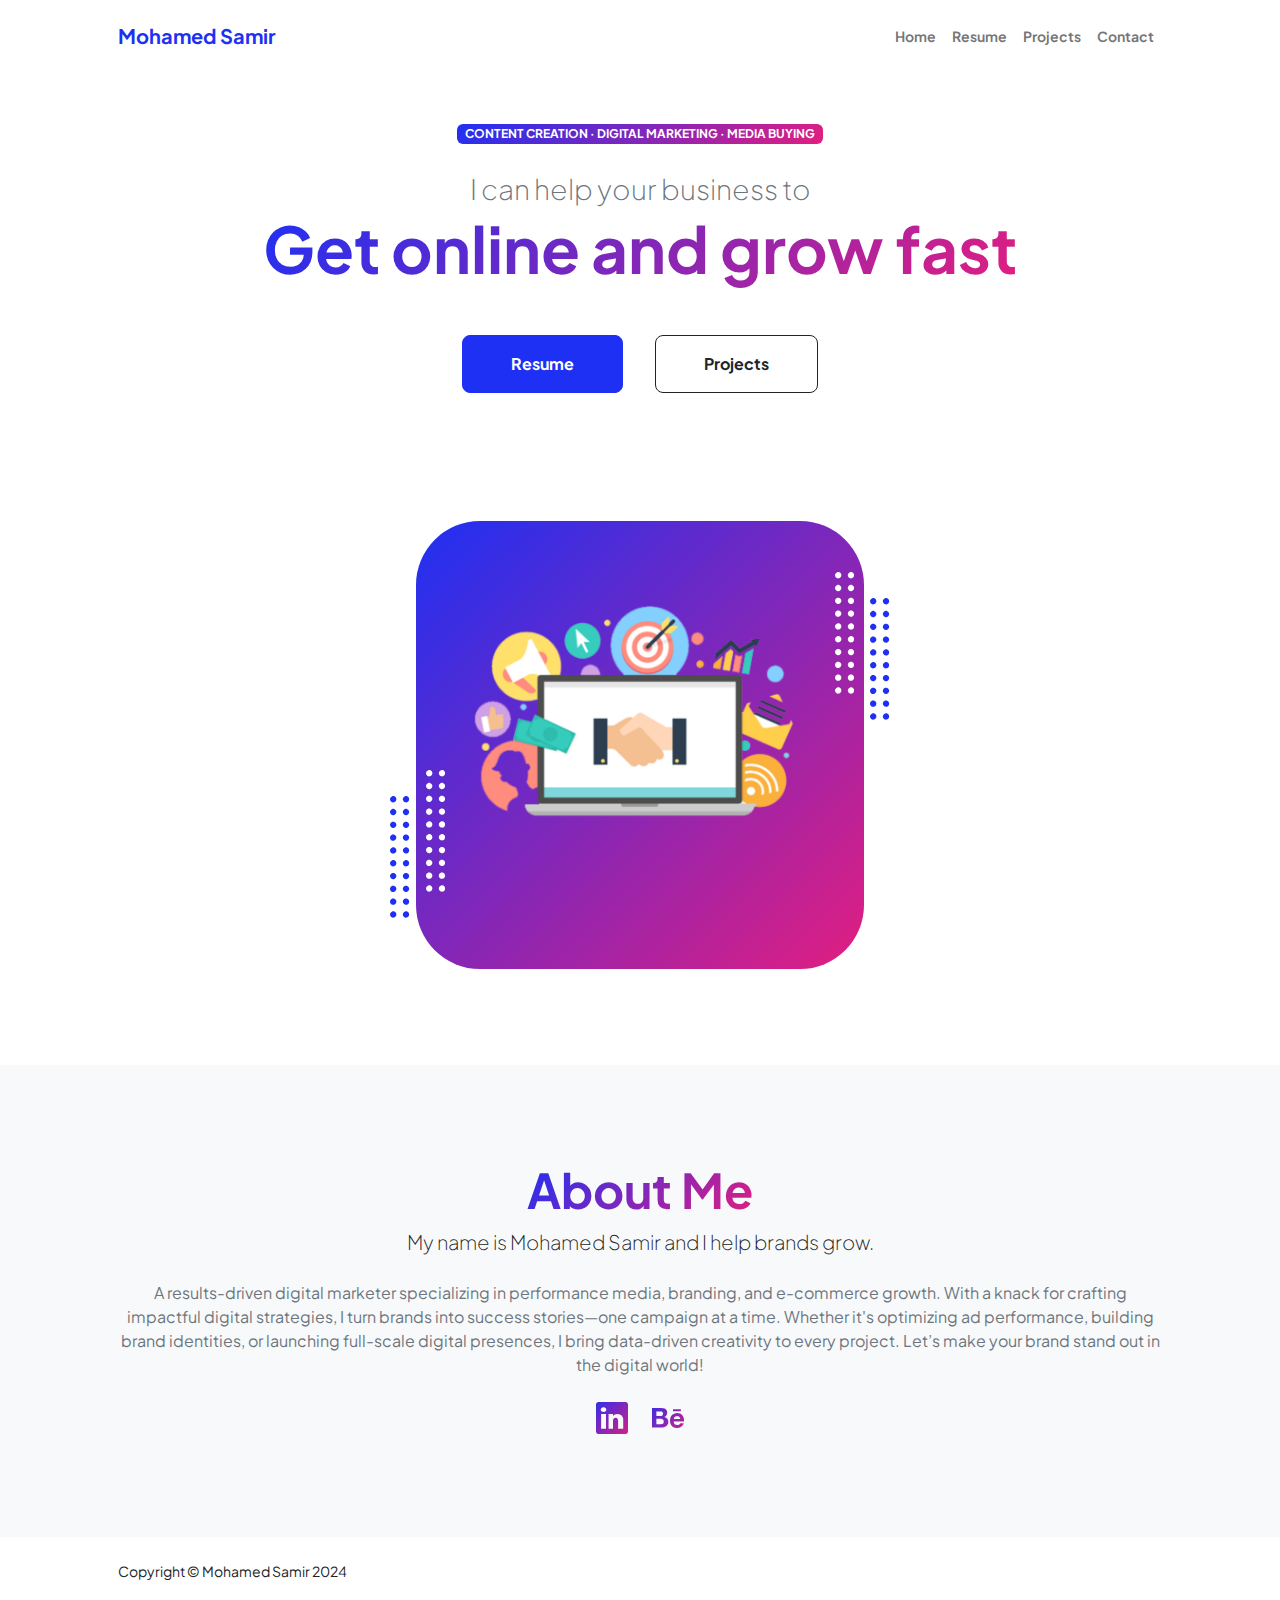
<file: index.html>
<!DOCTYPE html>
<html lang="en">
  <head>
    <meta charset="utf-8" />
    <meta
      name="viewport"
      content="width=device-width, initial-scale=1, shrink-to-fit=no"
    />
    <meta name="description" content="" />
    <meta name="author" content="" />
    <title>Mohamed Samir Portfolio</title>
    <!-- Favicon-->
    <link rel="icon" type="image/x-icon" href="assets/favicon.ico" />
    <!-- Custom Google font-->
    <link rel="preconnect" href="https://fonts.googleapis.com" />
    <link rel="preconnect" href="https://fonts.gstatic.com" crossorigin />
    <link
      href="https://fonts.googleapis.com/css2?family=Plus+Jakarta+Sans:wght@100;200;300;400;500;600;700;800;900&amp;display=swap"
      rel="stylesheet"
    />
    <!-- Bootstrap icons-->
    <link
      href="https://cdn.jsdelivr.net/npm/bootstrap-icons@1.8.1/font/bootstrap-icons.css"
      rel="stylesheet"
    />
    <!-- Core theme CSS (includes Bootstrap)-->
    <link href="css/styles.css" rel="stylesheet" />
  </head>
  <body class="d-flex flex-column h-100">
    <main class="flex-shrink-0">
      <!-- Navigation-->
      <nav class="navbar navbar-expand-lg navbar-light bg-white py-3">
        <div class="container px-5">
          <a class="navbar-brand" href="index.html"
            ><span class="fw-bolder text-primary">Mohamed Samir</span></a
          >
          <button
            class="navbar-toggler"
            type="button"
            data-bs-toggle="collapse"
            data-bs-target="#navbarSupportedContent"
            aria-controls="navbarSupportedContent"
            aria-expanded="false"
            aria-label="Toggle navigation"
          >
            <span class="navbar-toggler-icon"></span>
          </button>
          <div class="collapse navbar-collapse" id="navbarSupportedContent">
            <ul class="navbar-nav ms-auto mb-2 mb-lg-0 small fw-bolder">
              <li class="nav-item">
                <a class="nav-link" href="index.html">Home</a>
              </li>
              <li class="nav-item">
                <a class="nav-link" href="resume.html">Resume</a>
              </li>
              <li class="nav-item">
                <a class="nav-link" href="projects.html">Projects</a>
              </li>
              <li class="nav-item">
                <a class="nav-link" href="contact.html">Contact</a>
              </li>
            </ul>
          </div>
        </div>
      </nav>
      <!-- Header-->
      <header class="py-5">
        <div class="container px-5 pb-5">
          <div class="row gx-5 align-items-center">
            <div class="col-xxl-5">
              <!-- Header text content-->
              <div class="text-center text-xxl-start">
                <div
                  class="badge bg-gradient-primary-to-secondary text-white mb-4"
                >
                  <div class="text-uppercase">
                    Content Creation &middot; Digital Marketing &middot; Media
                    Buying
                  </div>
                </div>
                <div class="fs-3 fw-light text-muted">
                  I can help your business to
                </div>
                <h1 class="display-3 fw-bolder mb-5">
                  <span class="text-gradient d-inline"
                    >Get online and grow fast</span
                  >
                </h1>
                <div
                  class="d-grid gap-3 d-sm-flex justify-content-sm-center justify-content-xxl-start mb-3"
                >
                  <a
                    class="btn btn-primary btn-lg px-5 py-3 me-sm-3 fs-6 fw-bolder"
                    href="resume.html"
                    >Resume</a
                  >
                  <a
                    class="btn btn-outline-dark btn-lg px-5 py-3 fs-6 fw-bolder"
                    href="projects.html"
                    >Projects</a
                  >
                </div>
              </div>
            </div>
            <div class="col-xxl-7">
              <!-- Header profile picture-->
              <div class="d-flex justify-content-center mt-5 mt-xxl-0">
                <div class="profile bg-gradient-primary-to-secondary">
                  <img class="profile-img" src="assets/profile.png" alt="..." />
                  <div class="dots-1">
                    <!-- SVG Dots-->
                    <svg
                      version="1.1"
                      xmlns="http://www.w3.org/2000/svg"
                      xmlns:xlink="http://www.w3.org/1999/xlink"
                      x="0px"
                      y="0px"
                      viewBox="0 0 191.6 1215.4"
                      style="enable-background: new 0 0 191.6 1215.4"
                      xml:space="preserve"
                    >
                      <g
                        transform="translate(0.000000,1280.000000) scale(0.100000,-0.100000)"
                      >
                        <path
                          d="M227.7,12788.6c-105-35-200-141-222-248c-43-206,163-412,369-369c155,32,275,190,260,339c-11,105-90,213-190,262        C383.7,12801.6,289.7,12808.6,227.7,12788.6z"
                        ></path>
                        <path
                          d="M1507.7,12788.6c-151-50-253-216-222-362c25-119,136-230,254-255c194-41,395,142,375,339c-11,105-90,213-190,262        C1663.7,12801.6,1569.7,12808.6,1507.7,12788.6z"
                        ></path>
                        <path
                          d="M227.7,11508.6c-105-35-200-141-222-248c-43-206,163-412,369-369c155,32,275,190,260,339c-11,105-90,213-190,262        C383.7,11521.6,289.7,11528.6,227.7,11508.6z"
                        ></path>
                        <path
                          d="M1507.7,11508.6c-151-50-253-216-222-362c25-119,136-230,254-255c194-41,395,142,375,339c-11,105-90,213-190,262        C1663.7,11521.6,1569.7,11528.6,1507.7,11508.6z"
                        ></path>
                        <path
                          d="M227.7,10228.6c-105-35-200-141-222-248c-43-206,163-412,369-369c155,32,275,190,260,339c-11,105-90,213-190,262        C383.7,10241.6,289.7,10248.6,227.7,10228.6z"
                        ></path>
                        <path
                          d="M1507.7,10228.6c-105-35-200-141-222-248c-43-206,163-412,369-369c155,32,275,190,260,339c-11,105-90,213-190,262        C1663.7,10241.6,1569.7,10248.6,1507.7,10228.6z"
                        ></path>
                        <path
                          d="M227.7,8948.6c-105-35-200-141-222-248c-43-206,163-412,369-369c155,32,275,190,260,339c-11,105-90,213-190,262        C383.7,8961.6,289.7,8968.6,227.7,8948.6z"
                        ></path>
                        <path
                          d="M1507.7,8948.6c-105-35-200-141-222-248c-43-206,163-412,369-369c155,32,275,190,260,339c-11,105-90,213-190,262        C1663.7,8961.6,1569.7,8968.6,1507.7,8948.6z"
                        ></path>
                        <path
                          d="M227.7,7668.6c-105-35-200-141-222-248c-43-206,163-412,369-369c155,32,275,190,260,339c-11,105-90,213-190,262        C383.7,7681.6,289.7,7688.6,227.7,7668.6z"
                        ></path>
                        <path
                          d="M1507.7,7668.6c-105-35-200-141-222-248c-43-206,163-412,369-369c155,32,275,190,260,339c-11,105-90,213-190,262        C1663.7,7681.6,1569.7,7688.6,1507.7,7668.6z"
                        ></path>
                        <path
                          d="M227.7,6388.6c-105-35-200-141-222-248c-43-206,163-412,369-369c155,32,275,190,260,339c-11,105-90,213-190,262        C383.7,6401.6,289.7,6408.6,227.7,6388.6z"
                        ></path>
                        <path
                          d="M1507.7,6388.6c-105-35-200-141-222-248c-43-206,163-412,369-369c155,32,275,190,260,339c-11,105-90,213-190,262        C1663.7,6401.6,1569.7,6408.6,1507.7,6388.6z"
                        ></path>
                        <path
                          d="M227.7,5108.6c-105-35-200-141-222-248c-43-206,163-412,369-369c155,32,275,190,260,339c-11,105-90,213-190,262        C383.7,5121.6,289.7,5128.6,227.7,5108.6z"
                        ></path>
                        <path
                          d="M1507.7,5108.6c-105-35-200-141-222-248c-43-206,163-412,369-369c155,32,275,190,260,339c-11,105-90,213-190,262        C1663.7,5121.6,1569.7,5128.6,1507.7,5108.6z"
                        ></path>
                        <path
                          d="M227.7,3828.6c-105-35-200-141-222-248c-43-206,163-412,369-369c155,32,275,190,260,339c-11,105-90,213-190,262        C383.7,3841.6,289.7,3848.6,227.7,3828.6z"
                        ></path>
                        <path
                          d="M1507.7,3828.6c-105-35-200-141-222-248c-43-206,163-412,369-369c155,32,275,190,260,339c-11,105-90,213-190,262        C1663.7,3841.6,1569.7,3848.6,1507.7,3828.6z"
                        ></path>
                        <path
                          d="M227.7,2548.6c-105-35-200-141-222-248c-43-206,163-412,369-369c155,32,275,190,260,339c-11,105-90,213-190,262        C383.7,2561.6,289.7,2568.6,227.7,2548.6z"
                        ></path>
                        <path
                          d="M1507.7,2548.6c-105-35-200-141-222-248c-43-206,163-412,369-369c155,32,275,190,260,339c-11,105-90,213-190,262        C1663.7,2561.6,1569.7,2568.6,1507.7,2548.6z"
                        ></path>
                        <path
                          d="M227.7,1268.6c-105-35-200-141-222-248c-43-206,163-412,369-369c155,32,275,190,260,339c-11,105-90,213-190,262        C383.7,1281.6,289.7,1288.6,227.7,1268.6z"
                        ></path>
                        <path
                          d="M1507.7,1268.6c-105-35-200-141-222-248c-43-206,163-412,369-369c155,32,275,190,260,339c-11,105-90,213-190,262        C1663.7,1281.6,1569.7,1288.6,1507.7,1268.6z"
                        ></path>
                      </g>
                    </svg>
                    <!-- END of SVG dots-->
                  </div>
                  <div class="dots-2">
                    <!-- SVG Dots-->
                    <svg
                      version="1.1"
                      xmlns="http://www.w3.org/2000/svg"
                      xmlns:xlink="http://www.w3.org/1999/xlink"
                      x="0px"
                      y="0px"
                      viewBox="0 0 191.6 1215.4"
                      style="enable-background: new 0 0 191.6 1215.4"
                      xml:space="preserve"
                    >
                      <g
                        transform="translate(0.000000,1280.000000) scale(0.100000,-0.100000)"
                      >
                        <path
                          d="M227.7,12788.6c-105-35-200-141-222-248c-43-206,163-412,369-369c155,32,275,190,260,339c-11,105-90,213-190,262        C383.7,12801.6,289.7,12808.6,227.7,12788.6z"
                        ></path>
                        <path
                          d="M1507.7,12788.6c-151-50-253-216-222-362c25-119,136-230,254-255c194-41,395,142,375,339c-11,105-90,213-190,262        C1663.7,12801.6,1569.7,12808.6,1507.7,12788.6z"
                        ></path>
                        <path
                          d="M227.7,11508.6c-105-35-200-141-222-248c-43-206,163-412,369-369c155,32,275,190,260,339c-11,105-90,213-190,262        C383.7,11521.6,289.7,11528.6,227.7,11508.6z"
                        ></path>
                        <path
                          d="M1507.7,11508.6c-151-50-253-216-222-362c25-119,136-230,254-255c194-41,395,142,375,339c-11,105-90,213-190,262        C1663.7,11521.6,1569.7,11528.6,1507.7,11508.6z"
                        ></path>
                        <path
                          d="M227.7,10228.6c-105-35-200-141-222-248c-43-206,163-412,369-369c155,32,275,190,260,339c-11,105-90,213-190,262        C383.7,10241.6,289.7,10248.6,227.7,10228.6z"
                        ></path>
                        <path
                          d="M1507.7,10228.6c-105-35-200-141-222-248c-43-206,163-412,369-369c155,32,275,190,260,339c-11,105-90,213-190,262        C1663.7,10241.6,1569.7,10248.6,1507.7,10228.6z"
                        ></path>
                        <path
                          d="M227.7,8948.6c-105-35-200-141-222-248c-43-206,163-412,369-369c155,32,275,190,260,339c-11,105-90,213-190,262        C383.7,8961.6,289.7,8968.6,227.7,8948.6z"
                        ></path>
                        <path
                          d="M1507.7,8948.6c-105-35-200-141-222-248c-43-206,163-412,369-369c155,32,275,190,260,339c-11,105-90,213-190,262        C1663.7,8961.6,1569.7,8968.6,1507.7,8948.6z"
                        ></path>
                        <path
                          d="M227.7,7668.6c-105-35-200-141-222-248c-43-206,163-412,369-369c155,32,275,190,260,339c-11,105-90,213-190,262        C383.7,7681.6,289.7,7688.6,227.7,7668.6z"
                        ></path>
                        <path
                          d="M1507.7,7668.6c-105-35-200-141-222-248c-43-206,163-412,369-369c155,32,275,190,260,339c-11,105-90,213-190,262        C1663.7,7681.6,1569.7,7688.6,1507.7,7668.6z"
                        ></path>
                        <path
                          d="M227.7,6388.6c-105-35-200-141-222-248c-43-206,163-412,369-369c155,32,275,190,260,339c-11,105-90,213-190,262        C383.7,6401.6,289.7,6408.6,227.7,6388.6z"
                        ></path>
                        <path
                          d="M1507.7,6388.6c-105-35-200-141-222-248c-43-206,163-412,369-369c155,32,275,190,260,339c-11,105-90,213-190,262        C1663.7,6401.6,1569.7,6408.6,1507.7,6388.6z"
                        ></path>
                        <path
                          d="M227.7,5108.6c-105-35-200-141-222-248c-43-206,163-412,369-369c155,32,275,190,260,339c-11,105-90,213-190,262        C383.7,5121.6,289.7,5128.6,227.7,5108.6z"
                        ></path>
                        <path
                          d="M1507.7,5108.6c-105-35-200-141-222-248c-43-206,163-412,369-369c155,32,275,190,260,339c-11,105-90,213-190,262        C1663.7,5121.6,1569.7,5128.6,1507.7,5108.6z"
                        ></path>
                        <path
                          d="M227.7,3828.6c-105-35-200-141-222-248c-43-206,163-412,369-369c155,32,275,190,260,339c-11,105-90,213-190,262        C383.7,3841.6,289.7,3848.6,227.7,3828.6z"
                        ></path>
                        <path
                          d="M1507.7,3828.6c-105-35-200-141-222-248c-43-206,163-412,369-369c155,32,275,190,260,339c-11,105-90,213-190,262        C1663.7,3841.6,1569.7,3848.6,1507.7,3828.6z"
                        ></path>
                        <path
                          d="M227.7,2548.6c-105-35-200-141-222-248c-43-206,163-412,369-369c155,32,275,190,260,339c-11,105-90,213-190,262        C383.7,2561.6,289.7,2568.6,227.7,2548.6z"
                        ></path>
                        <path
                          d="M1507.7,2548.6c-105-35-200-141-222-248c-43-206,163-412,369-369c155,32,275,190,260,339c-11,105-90,213-190,262        C1663.7,2561.6,1569.7,2568.6,1507.7,2548.6z"
                        ></path>
                        <path
                          d="M227.7,1268.6c-105-35-200-141-222-248c-43-206,163-412,369-369c155,32,275,190,260,339c-11,105-90,213-190,262        C383.7,1281.6,289.7,1288.6,227.7,1268.6z"
                        ></path>
                        <path
                          d="M1507.7,1268.6c-105-35-200-141-222-248c-43-206,163-412,369-369c155,32,275,190,260,339c-11,105-90,213-190,262        C1663.7,1281.6,1569.7,1288.6,1507.7,1268.6z"
                        ></path>
                      </g>
                    </svg>
                    <!-- END of SVG dots-->
                  </div>
                  <div class="dots-3">
                    <!-- SVG Dots-->
                    <svg
                      version="1.1"
                      xmlns="http://www.w3.org/2000/svg"
                      xmlns:xlink="http://www.w3.org/1999/xlink"
                      x="0px"
                      y="0px"
                      viewBox="0 0 191.6 1215.4"
                      style="enable-background: new 0 0 191.6 1215.4"
                      xml:space="preserve"
                    >
                      <g
                        transform="translate(0.000000,1280.000000) scale(0.100000,-0.100000)"
                      >
                        <path
                          d="M227.7,12788.6c-105-35-200-141-222-248c-43-206,163-412,369-369c155,32,275,190,260,339c-11,105-90,213-190,262        C383.7,12801.6,289.7,12808.6,227.7,12788.6z"
                        ></path>
                        <path
                          d="M1507.7,12788.6c-151-50-253-216-222-362c25-119,136-230,254-255c194-41,395,142,375,339c-11,105-90,213-190,262        C1663.7,12801.6,1569.7,12808.6,1507.7,12788.6z"
                        ></path>
                        <path
                          d="M227.7,11508.6c-105-35-200-141-222-248c-43-206,163-412,369-369c155,32,275,190,260,339c-11,105-90,213-190,262        C383.7,11521.6,289.7,11528.6,227.7,11508.6z"
                        ></path>
                        <path
                          d="M1507.7,11508.6c-151-50-253-216-222-362c25-119,136-230,254-255c194-41,395,142,375,339c-11,105-90,213-190,262        C1663.7,11521.6,1569.7,11528.6,1507.7,11508.6z"
                        ></path>
                        <path
                          d="M227.7,10228.6c-105-35-200-141-222-248c-43-206,163-412,369-369c155,32,275,190,260,339c-11,105-90,213-190,262        C383.7,10241.6,289.7,10248.6,227.7,10228.6z"
                        ></path>
                        <path
                          d="M1507.7,10228.6c-105-35-200-141-222-248c-43-206,163-412,369-369c155,32,275,190,260,339c-11,105-90,213-190,262        C1663.7,10241.6,1569.7,10248.6,1507.7,10228.6z"
                        ></path>
                        <path
                          d="M227.7,8948.6c-105-35-200-141-222-248c-43-206,163-412,369-369c155,32,275,190,260,339c-11,105-90,213-190,262        C383.7,8961.6,289.7,8968.6,227.7,8948.6z"
                        ></path>
                        <path
                          d="M1507.7,8948.6c-105-35-200-141-222-248c-43-206,163-412,369-369c155,32,275,190,260,339c-11,105-90,213-190,262        C1663.7,8961.6,1569.7,8968.6,1507.7,8948.6z"
                        ></path>
                        <path
                          d="M227.7,7668.6c-105-35-200-141-222-248c-43-206,163-412,369-369c155,32,275,190,260,339c-11,105-90,213-190,262        C383.7,7681.6,289.7,7688.6,227.7,7668.6z"
                        ></path>
                        <path
                          d="M1507.7,7668.6c-105-35-200-141-222-248c-43-206,163-412,369-369c155,32,275,190,260,339c-11,105-90,213-190,262        C1663.7,7681.6,1569.7,7688.6,1507.7,7668.6z"
                        ></path>
                        <path
                          d="M227.7,6388.6c-105-35-200-141-222-248c-43-206,163-412,369-369c155,32,275,190,260,339c-11,105-90,213-190,262        C383.7,6401.6,289.7,6408.6,227.7,6388.6z"
                        ></path>
                        <path
                          d="M1507.7,6388.6c-105-35-200-141-222-248c-43-206,163-412,369-369c155,32,275,190,260,339c-11,105-90,213-190,262        C1663.7,6401.6,1569.7,6408.6,1507.7,6388.6z"
                        ></path>
                        <path
                          d="M227.7,5108.6c-105-35-200-141-222-248c-43-206,163-412,369-369c155,32,275,190,260,339c-11,105-90,213-190,262        C383.7,5121.6,289.7,5128.6,227.7,5108.6z"
                        ></path>
                        <path
                          d="M1507.7,5108.6c-105-35-200-141-222-248c-43-206,163-412,369-369c155,32,275,190,260,339c-11,105-90,213-190,262        C1663.7,5121.6,1569.7,5128.6,1507.7,5108.6z"
                        ></path>
                        <path
                          d="M227.7,3828.6c-105-35-200-141-222-248c-43-206,163-412,369-369c155,32,275,190,260,339c-11,105-90,213-190,262        C383.7,3841.6,289.7,3848.6,227.7,3828.6z"
                        ></path>
                        <path
                          d="M1507.7,3828.6c-105-35-200-141-222-248c-43-206,163-412,369-369c155,32,275,190,260,339c-11,105-90,213-190,262        C1663.7,3841.6,1569.7,3848.6,1507.7,3828.6z"
                        ></path>
                        <path
                          d="M227.7,2548.6c-105-35-200-141-222-248c-43-206,163-412,369-369c155,32,275,190,260,339c-11,105-90,213-190,262        C383.7,2561.6,289.7,2568.6,227.7,2548.6z"
                        ></path>
                        <path
                          d="M1507.7,2548.6c-105-35-200-141-222-248c-43-206,163-412,369-369c155,32,275,190,260,339c-11,105-90,213-190,262        C1663.7,2561.6,1569.7,2568.6,1507.7,2548.6z"
                        ></path>
                        <path
                          d="M227.7,1268.6c-105-35-200-141-222-248c-43-206,163-412,369-369c155,32,275,190,260,339c-11,105-90,213-190,262        C383.7,1281.6,289.7,1288.6,227.7,1268.6z"
                        ></path>
                        <path
                          d="M1507.7,1268.6c-105-35-200-141-222-248c-43-206,163-412,369-369c155,32,275,190,260,339c-11,105-90,213-190,262        C1663.7,1281.6,1569.7,1288.6,1507.7,1268.6z"
                        ></path>
                      </g>
                    </svg>
                    <!-- END of SVG dots-->
                  </div>
                  <div class="dots-4">
                    <!-- SVG Dots-->
                    <svg
                      version="1.1"
                      xmlns="http://www.w3.org/2000/svg"
                      xmlns:xlink="http://www.w3.org/1999/xlink"
                      x="0px"
                      y="0px"
                      viewBox="0 0 191.6 1215.4"
                      style="enable-background: new 0 0 191.6 1215.4"
                      xml:space="preserve"
                    >
                      <g
                        transform="translate(0.000000,1280.000000) scale(0.100000,-0.100000)"
                      >
                        <path
                          d="M227.7,12788.6c-105-35-200-141-222-248c-43-206,163-412,369-369c155,32,275,190,260,339c-11,105-90,213-190,262        C383.7,12801.6,289.7,12808.6,227.7,12788.6z"
                        ></path>
                        <path
                          d="M1507.7,12788.6c-151-50-253-216-222-362c25-119,136-230,254-255c194-41,395,142,375,339c-11,105-90,213-190,262        C1663.7,12801.6,1569.7,12808.6,1507.7,12788.6z"
                        ></path>
                        <path
                          d="M227.7,11508.6c-105-35-200-141-222-248c-43-206,163-412,369-369c155,32,275,190,260,339c-11,105-90,213-190,262        C383.7,11521.6,289.7,11528.6,227.7,11508.6z"
                        ></path>
                        <path
                          d="M1507.7,11508.6c-151-50-253-216-222-362c25-119,136-230,254-255c194-41,395,142,375,339c-11,105-90,213-190,262        C1663.7,11521.6,1569.7,11528.6,1507.7,11508.6z"
                        ></path>
                        <path
                          d="M227.7,10228.6c-105-35-200-141-222-248c-43-206,163-412,369-369c155,32,275,190,260,339c-11,105-90,213-190,262        C383.7,10241.6,289.7,10248.6,227.7,10228.6z"
                        ></path>
                        <path
                          d="M1507.7,10228.6c-105-35-200-141-222-248c-43-206,163-412,369-369c155,32,275,190,260,339c-11,105-90,213-190,262        C1663.7,10241.6,1569.7,10248.6,1507.7,10228.6z"
                        ></path>
                        <path
                          d="M227.7,8948.6c-105-35-200-141-222-248c-43-206,163-412,369-369c155,32,275,190,260,339c-11,105-90,213-190,262        C383.7,8961.6,289.7,8968.6,227.7,8948.6z"
                        ></path>
                        <path
                          d="M1507.7,8948.6c-105-35-200-141-222-248c-43-206,163-412,369-369c155,32,275,190,260,339c-11,105-90,213-190,262        C1663.7,8961.6,1569.7,8968.6,1507.7,8948.6z"
                        ></path>
                        <path
                          d="M227.7,7668.6c-105-35-200-141-222-248c-43-206,163-412,369-369c155,32,275,190,260,339c-11,105-90,213-190,262        C383.7,7681.6,289.7,7688.6,227.7,7668.6z"
                        ></path>
                        <path
                          d="M1507.7,7668.6c-105-35-200-141-222-248c-43-206,163-412,369-369c155,32,275,190,260,339c-11,105-90,213-190,262        C1663.7,7681.6,1569.7,7688.6,1507.7,7668.6z"
                        ></path>
                        <path
                          d="M227.7,6388.6c-105-35-200-141-222-248c-43-206,163-412,369-369c155,32,275,190,260,339c-11,105-90,213-190,262        C383.7,6401.6,289.7,6408.6,227.7,6388.6z"
                        ></path>
                        <path
                          d="M1507.7,6388.6c-105-35-200-141-222-248c-43-206,163-412,369-369c155,32,275,190,260,339c-11,105-90,213-190,262        C1663.7,6401.6,1569.7,6408.6,1507.7,6388.6z"
                        ></path>
                        <path
                          d="M227.7,5108.6c-105-35-200-141-222-248c-43-206,163-412,369-369c155,32,275,190,260,339c-11,105-90,213-190,262        C383.7,5121.6,289.7,5128.6,227.7,5108.6z"
                        ></path>
                        <path
                          d="M1507.7,5108.6c-105-35-200-141-222-248c-43-206,163-412,369-369c155,32,275,190,260,339c-11,105-90,213-190,262        C1663.7,5121.6,1569.7,5128.6,1507.7,5108.6z"
                        ></path>
                        <path
                          d="M227.7,3828.6c-105-35-200-141-222-248c-43-206,163-412,369-369c155,32,275,190,260,339c-11,105-90,213-190,262        C383.7,3841.6,289.7,3848.6,227.7,3828.6z"
                        ></path>
                        <path
                          d="M1507.7,3828.6c-105-35-200-141-222-248c-43-206,163-412,369-369c155,32,275,190,260,339c-11,105-90,213-190,262        C1663.7,3841.6,1569.7,3848.6,1507.7,3828.6z"
                        ></path>
                        <path
                          d="M227.7,2548.6c-105-35-200-141-222-248c-43-206,163-412,369-369c155,32,275,190,260,339c-11,105-90,213-190,262        C383.7,2561.6,289.7,2568.6,227.7,2548.6z"
                        ></path>
                        <path
                          d="M1507.7,2548.6c-105-35-200-141-222-248c-43-206,163-412,369-369c155,32,275,190,260,339c-11,105-90,213-190,262        C1663.7,2561.6,1569.7,2568.6,1507.7,2548.6z"
                        ></path>
                        <path
                          d="M227.7,1268.6c-105-35-200-141-222-248c-43-206,163-412,369-369c155,32,275,190,260,339c-11,105-90,213-190,262        C383.7,1281.6,289.7,1288.6,227.7,1268.6z"
                        ></path>
                        <path
                          d="M1507.7,1268.6c-105-35-200-141-222-248c-43-206,163-412,369-369c155,32,275,190,260,339c-11,105-90,213-190,262        C1663.7,1281.6,1569.7,1288.6,1507.7,1268.6z"
                        ></path>
                      </g>
                    </svg>
                    <!-- END of SVG dots-->
                  </div>
                </div>
              </div>
            </div>
          </div>
        </div>
      </header>
      <!-- About Section-->
      <section class="bg-light py-5">
        <div class="container px-5">
          <div class="row gx-5 justify-content-center">
            <div class="col-xxl-8">
              <div class="text-center my-5">
                <h2 class="display-5 fw-bolder">
                  <span class="text-gradient d-inline">About Me</span>
                </h2>
                <p class="lead fw-light mb-4">
                  My name is Mohamed Samir and I help brands grow.
                </p>
                <p class="text-muted">
                  A results-driven digital marketer specializing in performance media, branding, and e-commerce growth. With a knack for crafting impactful digital strategies, I turn brands into success stories—one campaign at a time. Whether it's optimizing ad performance, building brand identities, or launching full-scale digital presences, I bring data-driven creativity to every project. Let’s make your brand stand out in the digital world!
                </p>
                <div class="d-flex justify-content-center fs-2 gap-4">
                  <!--<a class="text-gradient" href="#!"><i class="bi bi-twitter"></i></a>-->
                  <a
                    class="text-gradient"
                    href="https://www.linkedin.com/in/mohamed-samir-jr"
                    ><i class="bi bi-linkedin"></i
                  ></a>
                  <a
                    class="text-gradient"
                    href="https://www.behance.net/Mohamed0JR"
                    ><i class="bi bi-behance"></i
                  ></a>
                  <!--<a class="text-gradient" href="#!"><i class="bi bi-github"></i></a>-->
                </div>
              </div>
            </div>
          </div>
        </div>
      </section>
    </main>
    <!-- Footer-->
    <footer class="bg-white py-4 mt-auto">
      <div class="container px-5">
        <div
          class="row align-items-center justify-content-between flex-column flex-sm-row"
        >
          <div class="col-auto">
            <div class="small m-0">Copyright &copy; Mohamed Samir 2024</div>
          </div>
          <!--<div class="col-auto">
                        <a class="small" href="#!">Privacy</a>
                        <span class="mx-1">&middot;</span>
                        <a class="small" href="#!">Terms</a>
                        <span class="mx-1">&middot;</span>
                        <a class="small" href="#!">Contact</a>
                    </div>-->
        </div>
      </div>
    </footer>
    <!-- Bootstrap core JS-->
    <script src="https://cdn.jsdelivr.net/npm/bootstrap@5.2.3/dist/js/bootstrap.bundle.min.js"></script>
    <!-- Core theme JS-->
    <script src="js/scripts.js"></script>
  </body>
</html>
</file>
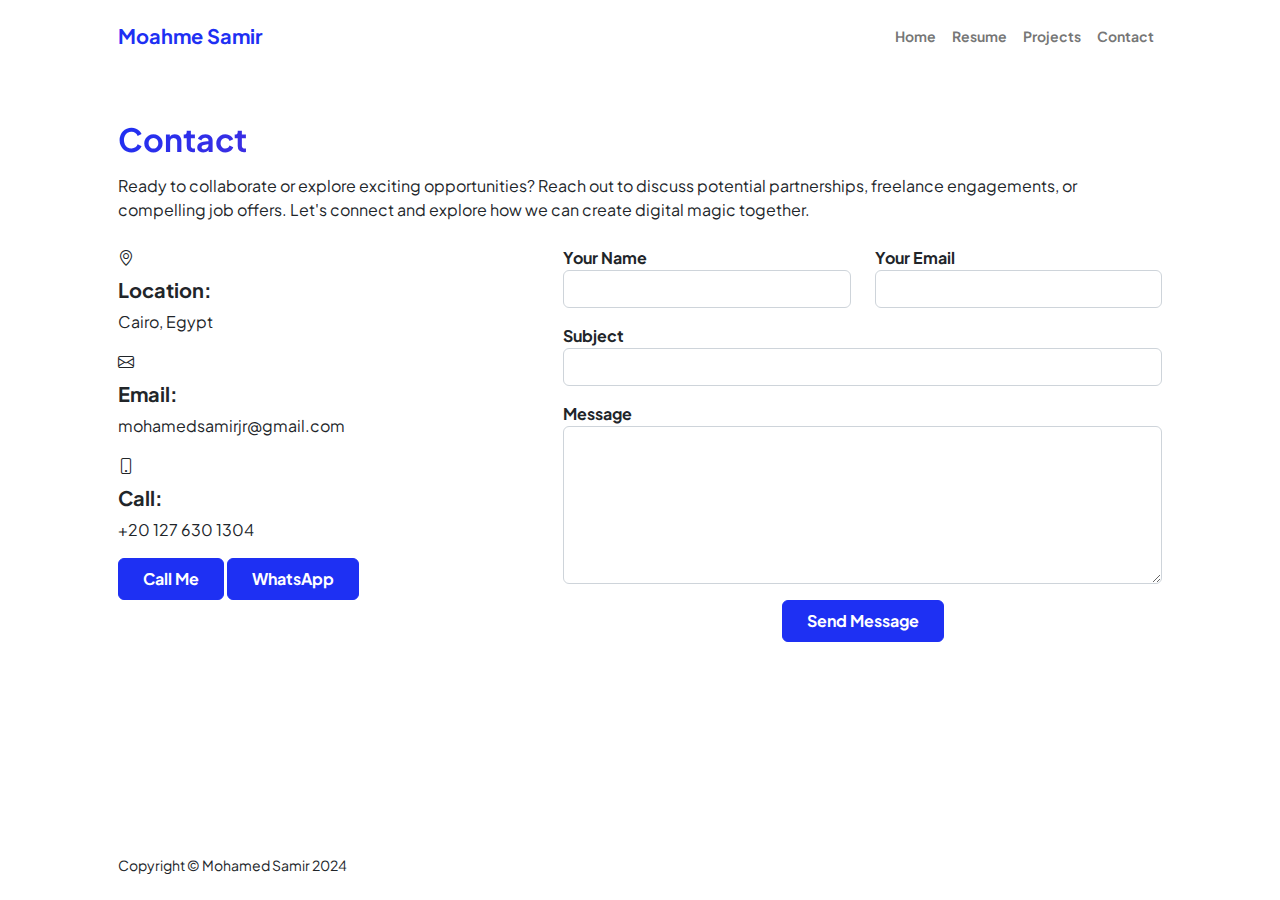
<file: contact.html>
<!DOCTYPE html>
<html lang="en">
  <head>
    <meta charset="utf-8" />
    <meta
      name="viewport"
      content="width=device-width, initial-scale=1, shrink-to-fit=no"
    />
    <meta name="description" content />
    <meta name="author" content />
    <title>Mohamed Samir Portfolio</title>
    <!-- Favicon-->
    <link rel="icon" type="image/x-icon" href="assets/favicon.ico" />
    <!-- Custom Google font-->
    <link rel="preconnect" href="https://fonts.googleapis.com" />
    <link rel="preconnect" href="https://fonts.gstatic.com" crossorigin />
    <link
      href="https://fonts.googleapis.com/css2?family=Plus+Jakarta+Sans:wght@100;200;300;400;500;600;700;800;900&amp;display=swap"
      rel="stylesheet"
    />
    <!-- Bootstrap icons-->
    <link
      href="https://cdn.jsdelivr.net/npm/bootstrap-icons@1.8.1/font/bootstrap-icons.css"
      rel="stylesheet"
    />
    <!-- Core theme CSS (includes Bootstrap)-->
    <link href="css/styles.css" rel="stylesheet" />
  </head>
  <body class="d-flex flex-column">
    <main class="flex-shrink-0">
      <!-- Navigation-->
      <nav class="navbar navbar-expand-lg navbar-light bg-white py-3">
        <div class="container px-5">
          <a class="navbar-brand" href="index.html"
            ><span class="fw-bolder text-primary">Moahme Samir</span></a
          >
          <button
            class="navbar-toggler"
            type="button"
            data-bs-toggle="collapse"
            data-bs-target="#navbarSupportedContent"
            aria-controls="navbarSupportedContent"
            aria-expanded="false"
            aria-label="Toggle navigation"
          >
            <span class="navbar-toggler-icon"></span>
          </button>
          <div class="collapse navbar-collapse" id="navbarSupportedContent">
            <ul class="navbar-nav ms-auto mb-2 mb-lg-0 small fw-bolder">
              <li class="nav-item">
                <a class="nav-link" href="index.html">Home</a>
              </li>
              <li class="nav-item">
                <a class="nav-link" href="resume.html">Resume</a>
              </li>
              <li class="nav-item">
                <a class="nav-link" href="projects.html">Projects</a>
              </li>
              <li class="nav-item">
                <a class="nav-link" href="contact.html">Contact</a>
              </li>
            </ul>
          </div>
        </div>
      </nav>
      <!-- ======= Contact Section ======= -->
      <section id="contact" class="contact">
        <div class="container p-5">
          <div class="section-title">
            <h2 class="bold mb-3 text-gradient">Contact</h2>
            <p>
              Ready to collaborate or explore exciting opportunities? Reach out
              to discuss potential partnerships, freelance engagements, or
              compelling job offers. Let's connect and explore how we can create
              digital magic together.
            </p>
          </div>

          <div class="row mt-4" data-aos="fade-in">
            <div class="col-lg-5 d-flex align-items-stretch">
              <div class="info">
                <div class="address">
                  <i class="bi bi-geo-alt"></i>
                  <h5 class="mt-2 bold">Location:</h5>
                  <p>Cairo, Egypt</p>
                </div>
                <div class="email">
                  <i class="bi bi-envelope"></i>
                  <h5 class="mt-2 bold">Email:</h5>
                  <p>mohamedsamirjr@gmail.com</p>
                </div>
                <div class="phone">
                  <i class="bi bi-phone"></i>
                  <h5 class="mt-2 bold">Call:</h5>
                  <p>+20 127 630 1304</p>
                  <a
                    href="tel:+201116747676"
                    class="btn btn-primary py-2 px-4 bold"
                    >Call Me</a
                  >
                  <a
                    href="https://wa.me/201276301304"
                    target="_blank"
                    class="btn btn-primary py-2 px-4 bold"
                    >WhatsApp</a
                  >
                </div>
              </div>
            </div>

            <div class="col-lg-7 mt-5 mt-lg-0">
              <form
                name="contact"
                netlify
                data-netlify="true"
                onSubmit="submitForm(event)"
              >
                <input type="hidden" name="form-name" value="contact" />
                <!-- Required for Netlify forms -->

                <div class="row bold">
                  <div class="form-group col-md-6 mb-3">
                    <label for="name">Your Name</label>
                    <input
                      type="text"
                      name="name"
                      class="form-control"
                      id="name"
                      required
                    />
                  </div>
                  <div class="form-group col-md-6 mb-3">
                    <label for="email">Your Email</label>
                    <input
                      type="email"
                      class="form-control"
                      name="email"
                      id="email"
                      required
                    />
                  </div>
                </div>
                <div class="form-group bold mb-3">
                  <label for="subject">Subject</label>
                  <input
                    type="text"
                    class="form-control"
                    name="subject"
                    id="subject"
                    required
                  />
                </div>
                <div class="form-group bold mb-3">
                  <label for="message">Message</label>
                  <textarea
                    class="form-control"
                    name="message"
                    id="message"
                    rows="6"
                    required
                  ></textarea>
                </div>
                <div class="text-center">
                  <button type="submit" class="btn btn-primary py-2 px-4 bold">
                    Send Message
                  </button>
                </div>
              </form>
            </div>
          </div>
        </div>
      </section>
      <!-- End Contact Section -->

      <script>
        function submitForm(event) {
          event.preventDefault(); // Prevent the default form submission

          // Get form data
          const form = document.forms["contact"];
          const formData = new FormData(form);

          // Send form data to Netlify using Fetch API
          fetch("/", {
            method: "POST",
            body: formData,
          })
            .then((response) => {
              // Handle the response if needed
              if (response.ok) {
                // Form submitted successfully
                console.log("Form submitted successfully:", response);
                showThankYouMessage();
              } else {
                // Form submission failed
                console.error("Error submitting the form:", response);
                showFailedMessage();
              }
            })
            .catch((error) => {
              // Handle errors if any
              console.error("Error submitting the form:", error);
              // Display an error message to the user
              showFailedMessage();
            });
        }

        function showThankYouMessage() {
          // Show thank you message to the user
          alert(
            "Thank you for contacting us! We will get back to you shortly."
          );
          // You can also redirect the user to a thank you page if needed
          // window.location.href = 'thank-you.html';
        }

        function showFailedMessage() {
          // Show failed message to the user
          alert("Oops! Something went wrong. Please try again later.");
        }
      </script>
    </main>
    <!-- Footer-->
    <footer class="bg-white py-4 mt-auto">
      <div class="container px-5">
        <div
          class="row align-items-center justify-content-between flex-column flex-sm-row"
        >
          <div class="col-auto">
            <div class="small m-0">Copyright &copy; Mohamed Samir 2024</div>
          </div>
          <!--<div class="col-auto">
                        <a class="small" href="#!">Privacy</a>
                        <span class="mx-1">&middot;</span>
                        <a class="small" href="#!">Terms</a>
                        <span class="mx-1">&middot;</span>
                        <a class="small" href="#!">Contact</a>
                    </div>-->
        </div>
      </div>
    </footer>
    <!-- Bootstrap core JS-->
    <script src="https://cdn.jsdelivr.net/npm/bootstrap@5.2.3/dist/js/bootstrap.bundle.min.js"></script>
    <!-- Core theme JS-->
    <script src="js/scripts.js"></script>
    <!-- * * * * * * * * * * * * * * * * * * * * * * * * * * * * * * * * * * * * * * * *-->
    <!-- * *                               SB Forms JS                               * *-->
    <!-- * * Activate your form at https://startbootstrap.com/solution/contact-forms * *-->
    <!-- * * * * * * * * * * * * * * * * * * * * * * * * * * * * * * * * * * * * * * * *-->
    <script src="https://cdn.startbootstrap.com/sb-forms-latest.js"></script>
  </body>
</html>
</file>
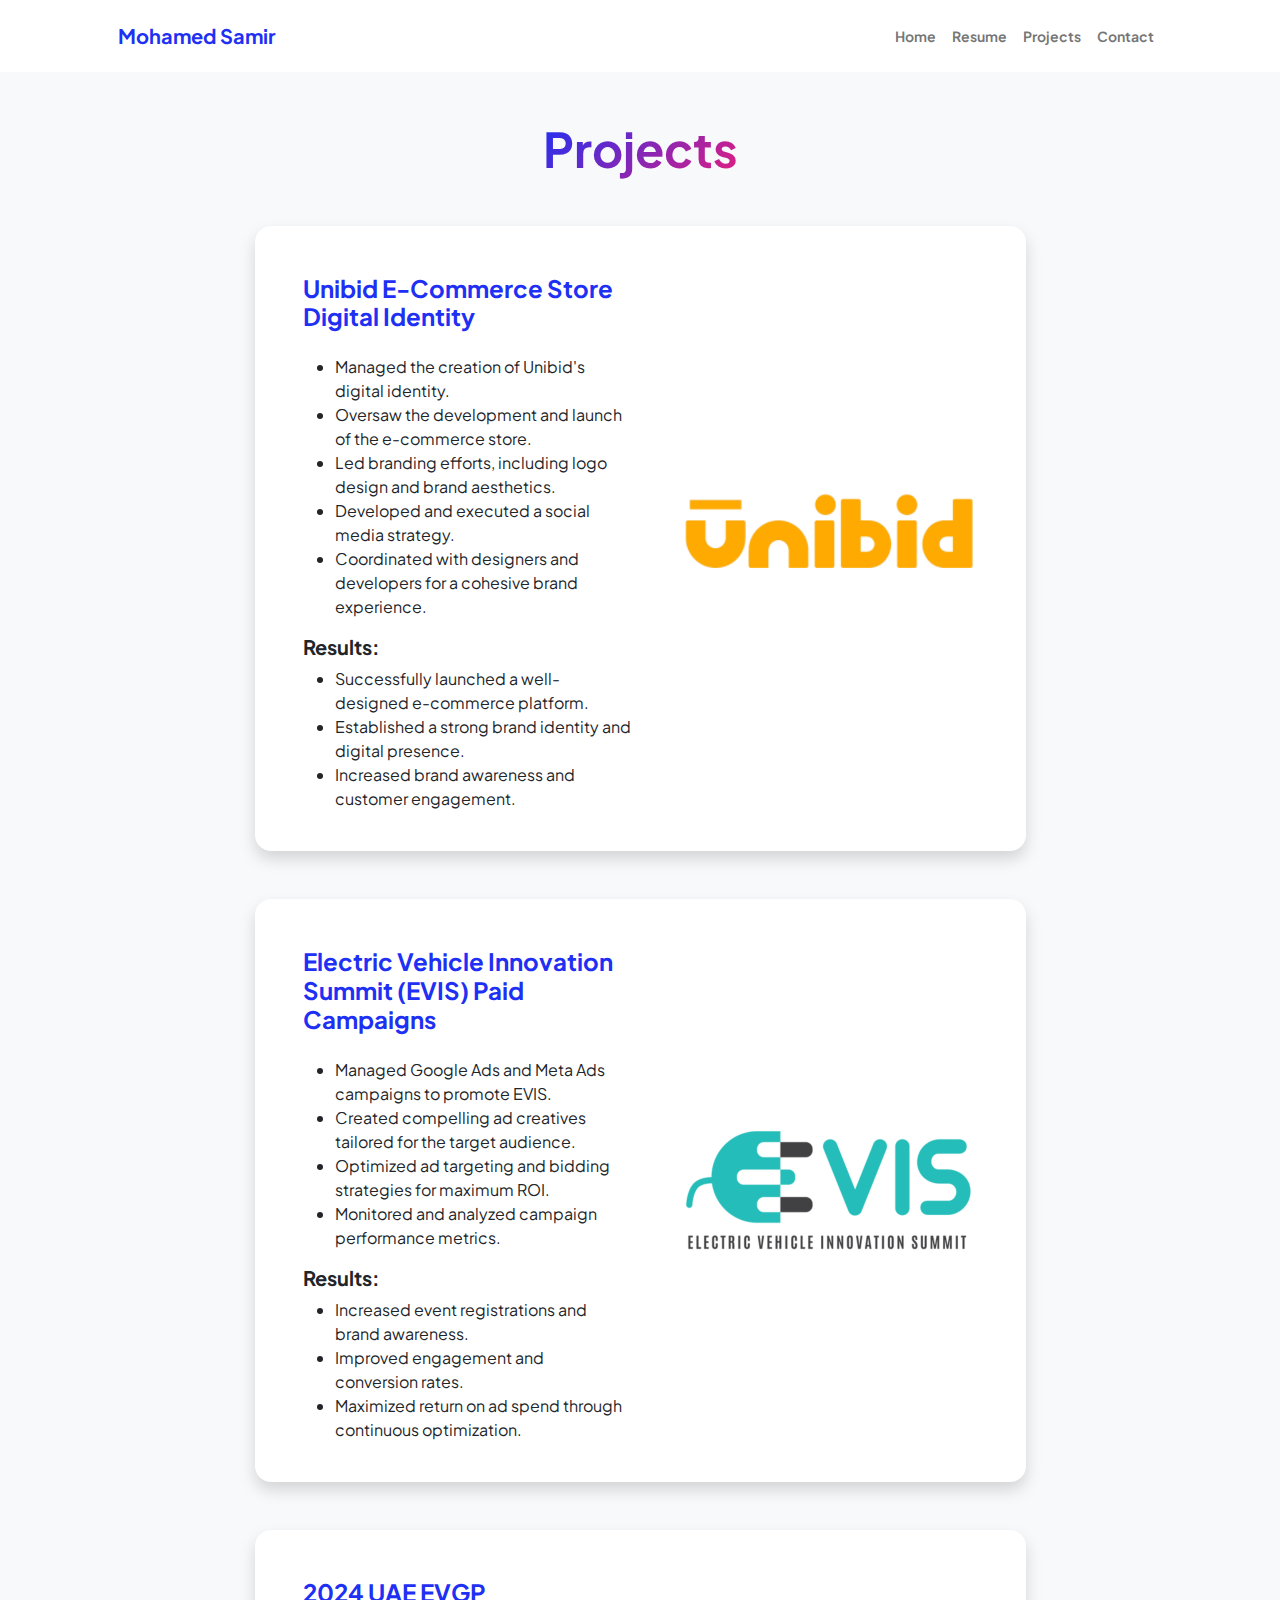
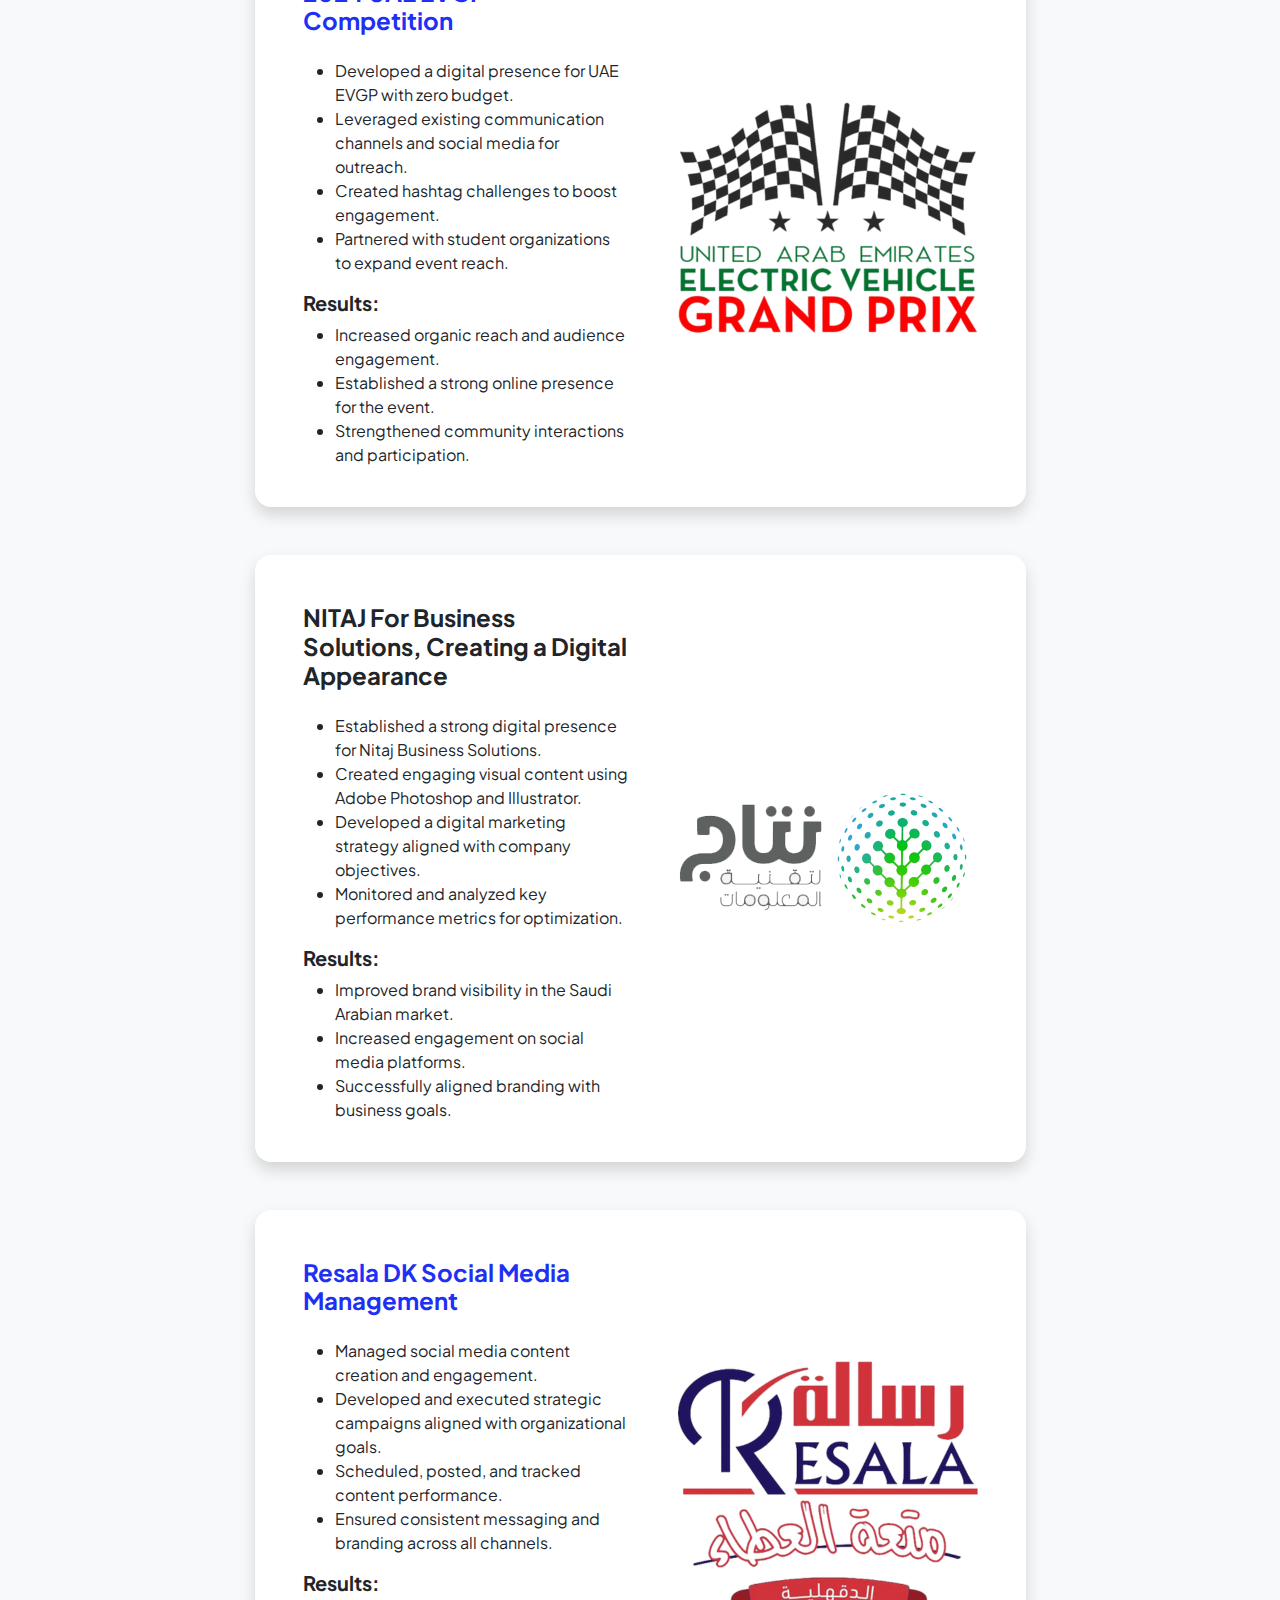
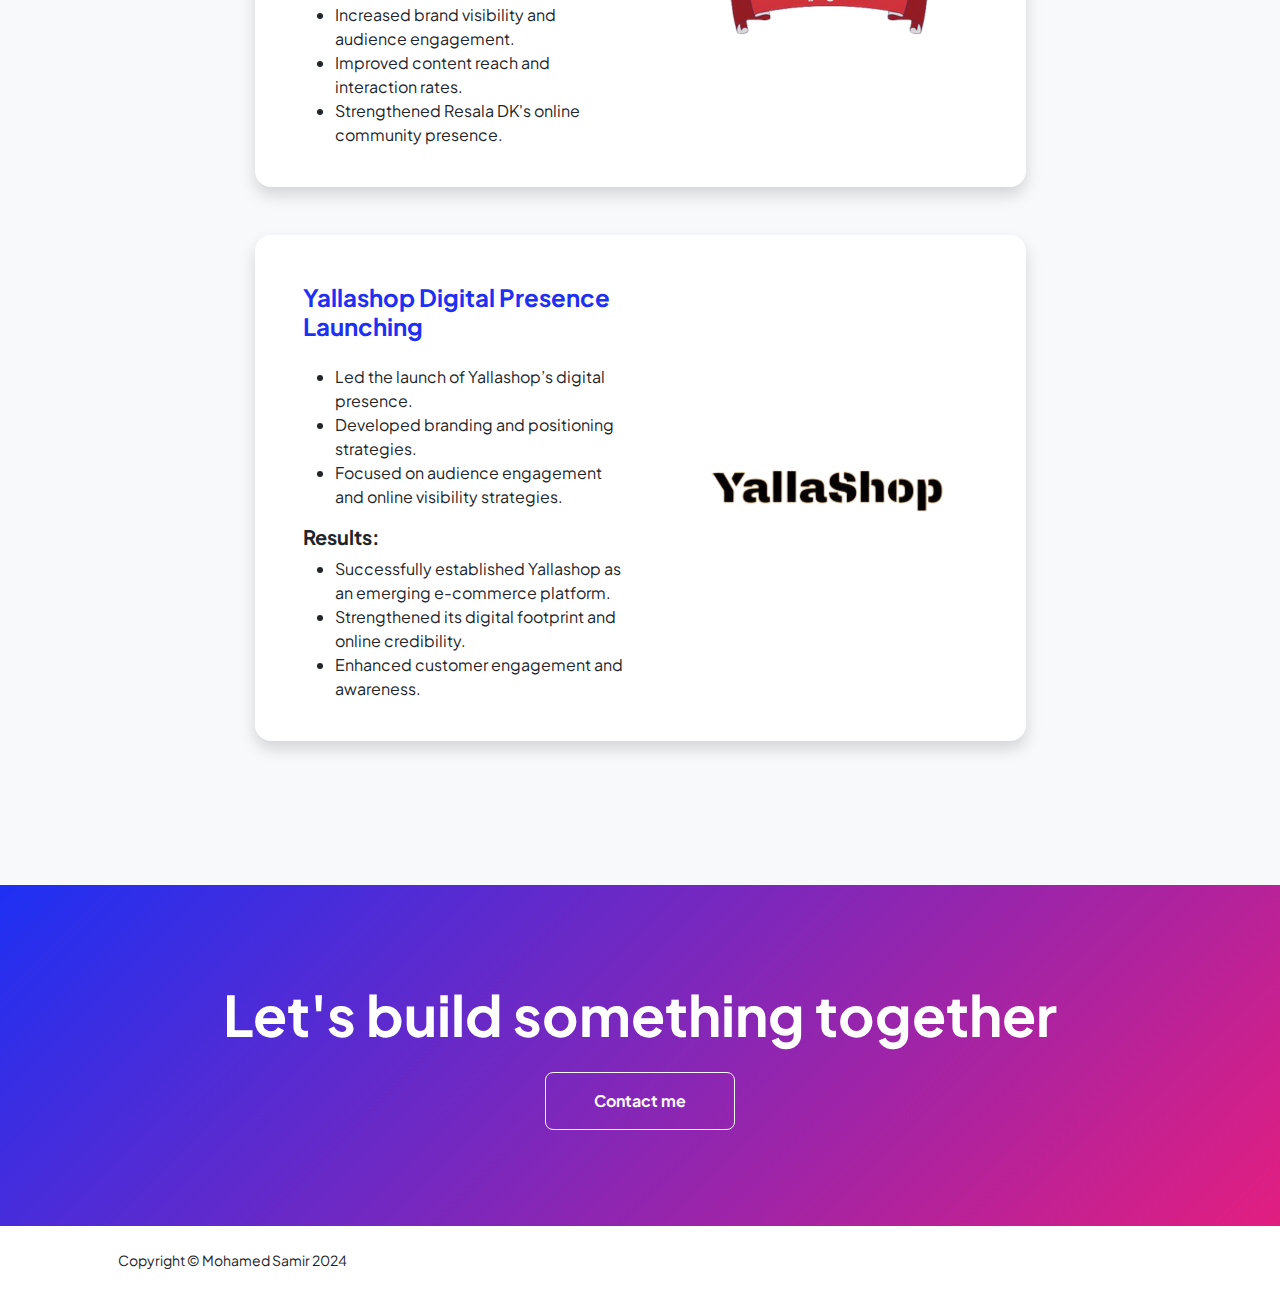
<file: projects.html>
<!DOCTYPE html>
<html lang="en">
  <head>
    <meta charset="utf-8" />
    <meta
      name="viewport"
      content="width=device-width, initial-scale=1, shrink-to-fit=no"
    />
    <meta name="description" content="" />
    <meta name="author" content="" />
    <title>Mohamed Samir Portfolio</title>
    <!-- Favicon-->
    <link rel="icon" type="image/x-icon" href="assets/favicon.ico" />
    <!-- Custom Google font-->
    <link rel="preconnect" href="https://fonts.googleapis.com" />
    <link rel="preconnect" href="https://fonts.gstatic.com" crossorigin />
    <link
      href="https://fonts.googleapis.com/css2?family=Plus+Jakarta+Sans:wght@100;200;300;400;500;600;700;800;900&amp;display=swap"
      rel="stylesheet"
    />
    <!-- Bootstrap icons-->
    <link
      href="https://cdn.jsdelivr.net/npm/bootstrap-icons@1.8.1/font/bootstrap-icons.css"
      rel="stylesheet"
    />
    <!-- Core theme CSS (includes Bootstrap)-->
    <link href="css/styles.css" rel="stylesheet" />
  </head>
  <body class="d-flex flex-column h-100 bg-light">
    <main class="flex-shrink-0">
      <!-- Navigation-->
      <nav class="navbar navbar-expand-lg navbar-light bg-white py-3">
        <div class="container px-5">
          <a class="navbar-brand" href="index.html"
            ><span class="fw-bolder text-primary">Mohamed Samir</span></a
          >
          <button
            class="navbar-toggler"
            type="button"
            data-bs-toggle="collapse"
            data-bs-target="#navbarSupportedContent"
            aria-controls="navbarSupportedContent"
            aria-expanded="false"
            aria-label="Toggle navigation"
          >
            <span class="navbar-toggler-icon"></span>
          </button>
          <div class="collapse navbar-collapse" id="navbarSupportedContent">
            <ul class="navbar-nav ms-auto mb-2 mb-lg-0 small fw-bolder">
              <li class="nav-item">
                <a class="nav-link" href="index.html">Home</a>
              </li>
              <li class="nav-item">
                <a class="nav-link" href="resume.html">Resume</a>
              </li>
              <li class="nav-item">
                <a class="nav-link" href="projects.html">Projects</a>
              </li>
              <li class="nav-item">
                <a class="nav-link" href="contact.html">Contact</a>
              </li>
            </ul>
          </div>
        </div>
      </nav>
      <!-- Projects Section-->
      <section class="py-5">
        <div class="container px-5 mb-5">
          <div class="text-center mb-5">
            <h1 class="display-5 fw-bolder mb-0">
              <span class="text-gradient d-inline">Projects</span>
            </h1>
          </div>
          <div class="row gx-5 justify-content-center">
            <div class="col-lg-11 col-xl-9 col-xxl-8">
              <!-- Project Card 1-->
<!-- Project Card - Unibid -->
<div class="card overflow-hidden shadow rounded-4 border-0 mb-5">
  <div class="card-body p-0">
      <div class="d-flex flex-column-reverse flex-lg-row align-items-center px-4 px-lg-5 gap">
          <div class="pb-4 pt-lg-5 things-done">
              <h4 class="fw-bolder mb-4 project-name">
                <a href="https://unibideg.com/" target="_blank">Unibid E-Commerce Store Digital Identity</a>
              </h4>
              <ul>
                <li>Managed the creation of Unibid's digital identity.</li>
                <li>Oversaw the development and launch of the e-commerce store.</li>
                <li>Led branding efforts, including logo design and brand aesthetics.</li>
                <li>Developed and executed a social media strategy.</li>
                <li>Coordinated with designers and developers for a cohesive brand experience.</li>
              </ul>
              <h5 class="fw-bolder mt-3">Results:</h5>
              <ul>
                <li>Successfully launched a well-designed e-commerce platform.</li>
                <li>Established a strong brand identity and digital presence.</li>
                <li>Increased brand awareness and customer engagement.</li>
              </ul>
          </div>
          <img class="img-fluid" src="assets/UNIBID.png" alt="Unibid E-Commerce Store">
      </div>
  </div>
</div>
              <!-- Project Card - EVIS -->
<div class="card overflow-hidden shadow rounded-4 border-0 mb-5">
  <div class="card-body p-0">
      <div class="d-flex flex-column-reverse flex-lg-row align-items-center px-4 px-lg-5 gap">
          <div class="pb-4 pt-lg-5 things-done">
              <h4 class="fw-bolder mb-4 project-name">
                  <a href="https://www.evinnovationsummit.com/" target="_blank">Electric Vehicle Innovation Summit (EVIS) Paid Campaigns</a>
              </h4>
              <ul>
                <li>Managed Google Ads and Meta Ads campaigns to promote EVIS.</li>
                <li>Created compelling ad creatives tailored for the target audience.</li>
                <li>Optimized ad targeting and bidding strategies for maximum ROI.</li>
                <li>Monitored and analyzed campaign performance metrics.</li>
              </ul>
              <h5 class="fw-bolder mt-3">Results:</h5>
              <ul>
                <li>Increased event registrations and brand awareness.</li>
                <li>Improved engagement and conversion rates.</li>
                <li>Maximized return on ad spend through continuous optimization.</li>
              </ul>
          </div>
          <img class="img-fluid" src="assets/EVIS.png" alt="EVIS Campaign">
      </div>
  </div>
</div>

<!-- Project Card - UAE EVGP -->
<div class="card overflow-hidden shadow rounded-4 border-0 mb-5">
  <div class="card-body p-0">
      <div class="d-flex flex-column-reverse flex-lg-row align-items-center px-4 px-lg-5 gap">
          <div class="pb-4 pt-lg-5 things-done">
              <h4 class="fw-bolder mb-4 project-name">
                  <a href="https://docs.google.com/document/d/19eStVOkM58PrmuUvt69g1aoLJZ6WFHUzw5BEx9CIQPo/edit?usp=sharing" target="_blank">2024 UAE EVGP Competition</a>
              </h4>
              <ul>
                <li>Developed a digital presence for UAE EVGP with zero budget.</li>
                <li>Leveraged existing communication channels and social media for outreach.</li>
                <li>Created hashtag challenges to boost engagement.</li>
                <li>Partnered with student organizations to expand event reach.</li>
              </ul>
              <h5 class="fw-bolder mt-3">Results:</h5>
              <ul>
                <li>Increased organic reach and audience engagement.</li>
                <li>Established a strong online presence for the event.</li>
                <li>Strengthened community interactions and participation.</li>
              </ul>
          </div>
          <img class="img-fluid" src="assets/EVGP.png" alt="UAE EVGP">
      </div>
  </div>
</div>

<!-- Project Card - Nitaj -->
<div class="card overflow-hidden shadow rounded-4 border-0 mb-5">
  <div class="card-body p-0">
      <div class="d-flex flex-column-reverse flex-lg-row align-items-center px-4 px-lg-5 gap">
          <div class="pb-4 pt-lg-5 things-done">
              <h4 class="fw-bolder mb-4 project-name">NITAJ For Business Solutions, Creating a Digital Appearance</h4>
              <ul>
                <li>Established a strong digital presence for Nitaj Business Solutions.</li>
                <li>Created engaging visual content using Adobe Photoshop and Illustrator.</li>
                <li>Developed a digital marketing strategy aligned with company objectives.</li>
                <li>Monitored and analyzed key performance metrics for optimization.</li>
              </ul>
              <h5 class="fw-bolder mt-3">Results:</h5>
              <ul>
                <li>Improved brand visibility in the Saudi Arabian market.</li>
                <li>Increased engagement on social media platforms.</li>
                <li>Successfully aligned branding with business goals.</li>
              </ul>
          </div>
          <img class="img-fluid" src="assets/NITAJ.png" alt="Nitaj">
      </div>
  </div>
</div>

<!-- Project Card - Resala DK -->
<div class="card overflow-hidden shadow rounded-4 border-0 mb-5">
  <div class="card-body p-0">
      <div class="d-flex flex-column-reverse flex-lg-row align-items-center px-4 px-lg-5 gap">
          <div class="pb-4 pt-lg-5 things-done">
              <h4 class="fw-bolder mb-4 project-name">
                  <a href="https://resaladk.org/" target="_blank">Resala DK Social Media Management</a>
              </h4>
              <ul>
                <li>Managed social media content creation and engagement.</li>
                <li>Developed and executed strategic campaigns aligned with organizational goals.</li>
                <li>Scheduled, posted, and tracked content performance.</li>
                <li>Ensured consistent messaging and branding across all channels.</li>
              </ul>
              <h5 class="fw-bolder mt-3">Results:</h5>
              <ul>
                <li>Increased brand visibility and audience engagement.</li>
                <li>Improved content reach and interaction rates.</li>
                <li>Strengthened Resala DK's online community presence.</li>
              </ul>
          </div>
          <img class="img-fluid" src="assets/RESALA.png" alt="Resala DK">
      </div>
  </div>
</div>

<!-- Project Card - Yallashop -->
<div class="card overflow-hidden shadow rounded-4 border-0 mb-5">
  <div class="card-body p-0">
      <div class="d-flex flex-column-reverse flex-lg-row align-items-center px-4 px-lg-5 gap">
          <div class="pb-4 pt-lg-5 things-done">
              <h4 class="fw-bolder mb-4 project-name">
                  <a href="https://www.yallashop.io/" target="_blank">Yallashop Digital Presence Launching</a>
              </h4>
              <ul>
                <li>Led the launch of Yallashop’s digital presence.</li>
                <li>Developed branding and positioning strategies.</li>
                <li>Focused on audience engagement and online visibility strategies.</li>
              </ul>
              <h5 class="fw-bolder mt-3">Results:</h5>
              <ul>
                <li>Successfully established Yallashop as an emerging e-commerce platform.</li>
                <li>Strengthened its digital footprint and online credibility.</li>
                <li>Enhanced customer engagement and awareness.</li>
              </ul>
          </div>
          <img class="img-fluid" src="assets/YALLASHOP.png" alt="Yallashop">
      </div>
  </div>
</div>
            </div>
          </div>
        </div>
      </section>
      <!-- Call to action section-->
      <section class="py-5 bg-gradient-primary-to-secondary text-white">
        <div class="container px-5 my-5">
          <div class="text-center">
            <h2 class="display-4 fw-bolder mb-4">
              Let's build something together
            </h2>
            <a
              class="btn btn-outline-light btn-lg px-5 py-3 fs-6 fw-bolder"
              href="contact.html"
              >Contact me</a
            >
          </div>
        </div>
      </section>
    </main>
    <!-- Footer-->
    <footer class="bg-white py-4 mt-auto">
      <div class="container px-5">
        <div
          class="row align-items-center justify-content-between flex-column flex-sm-row"
        >
          <div class="col-auto">
            <div class="small m-0">Copyright &copy; Mohamed Samir 2024</div>
          </div>
          <!--<div class="col-auto">
                        <a class="small" href="#!">Privacy</a>
                        <span class="mx-1">&middot;</span>
                        <a class="small" href="#!">Terms</a>
                        <span class="mx-1">&middot;</span>
                        <a class="small" href="#!">Contact</a>
                    </div>-->
        </div>
      </div>
    </footer>
    <!-- Bootstrap core JS-->
    <script src="https://cdn.jsdelivr.net/npm/bootstrap@5.2.3/dist/js/bootstrap.bundle.min.js"></script>
    <!-- Core theme JS-->
    <script src="js/scripts.js"></script>
  </body>
</html>
</file>
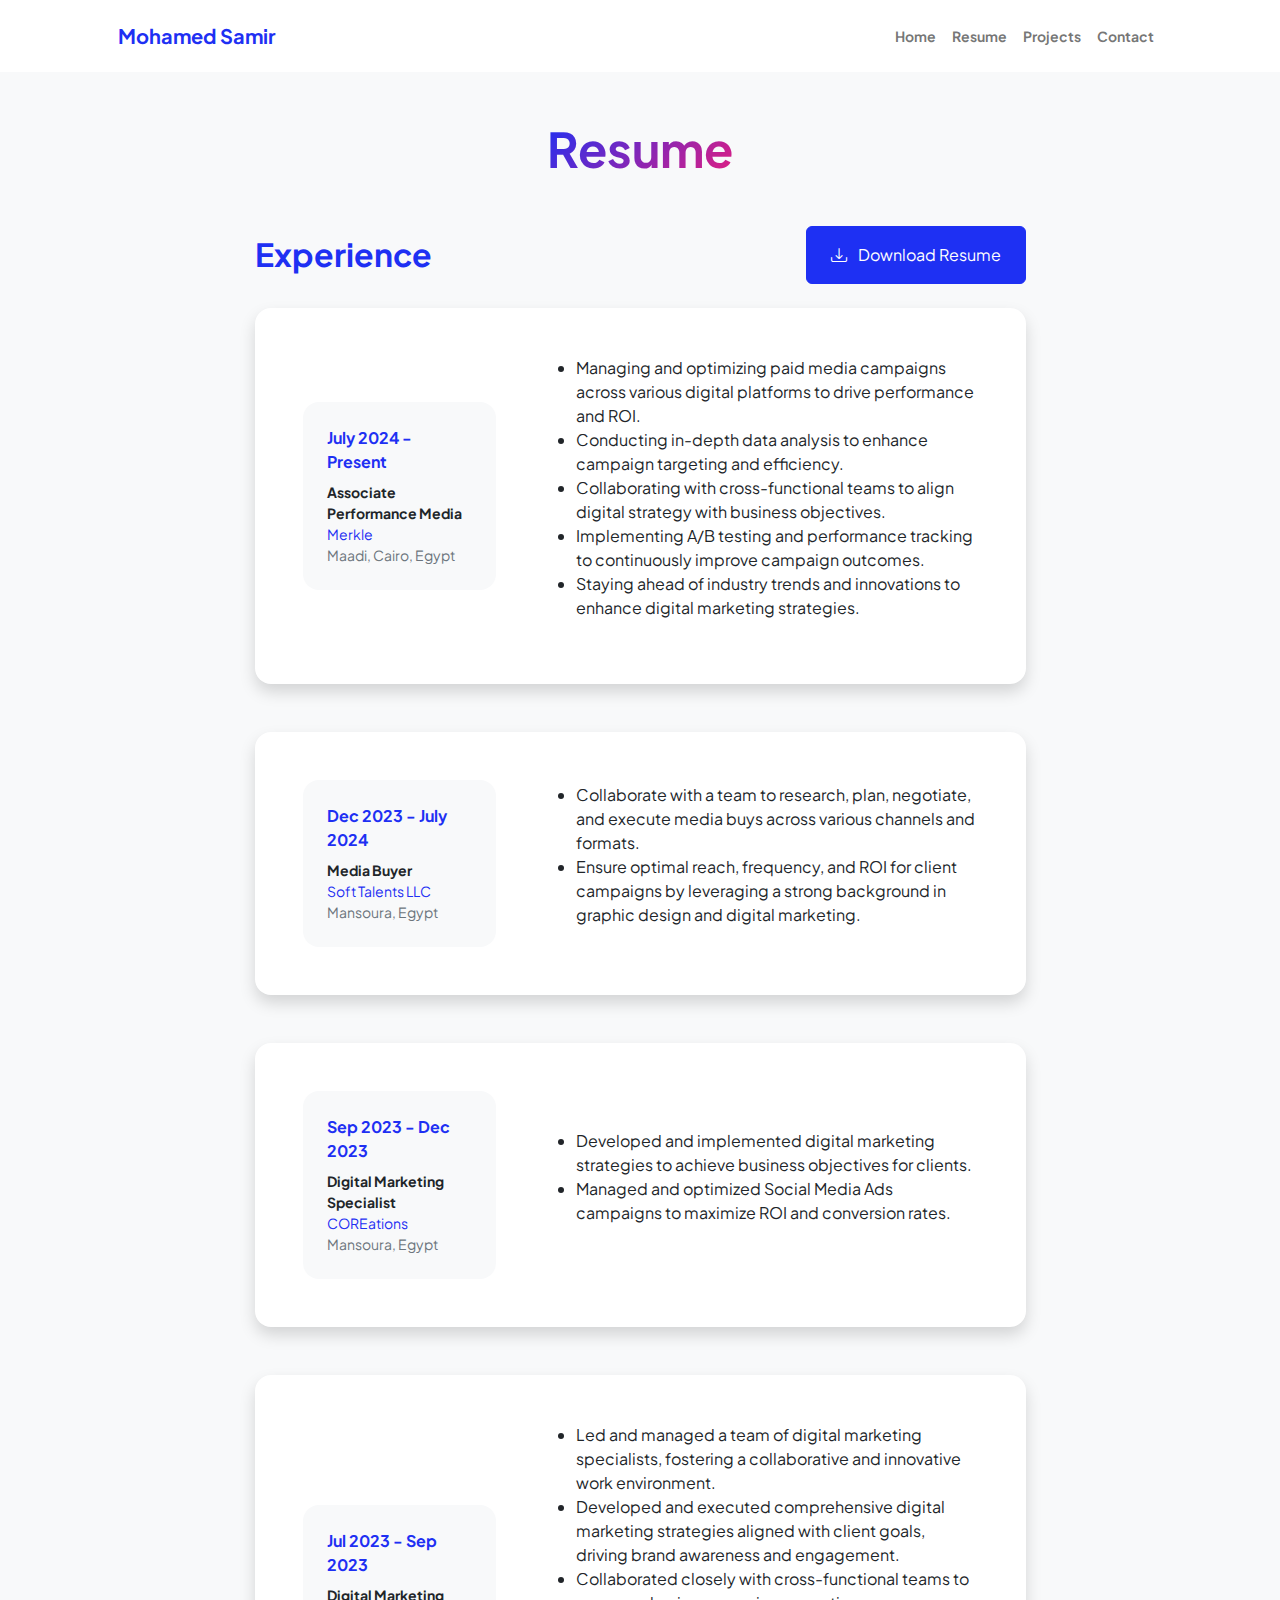
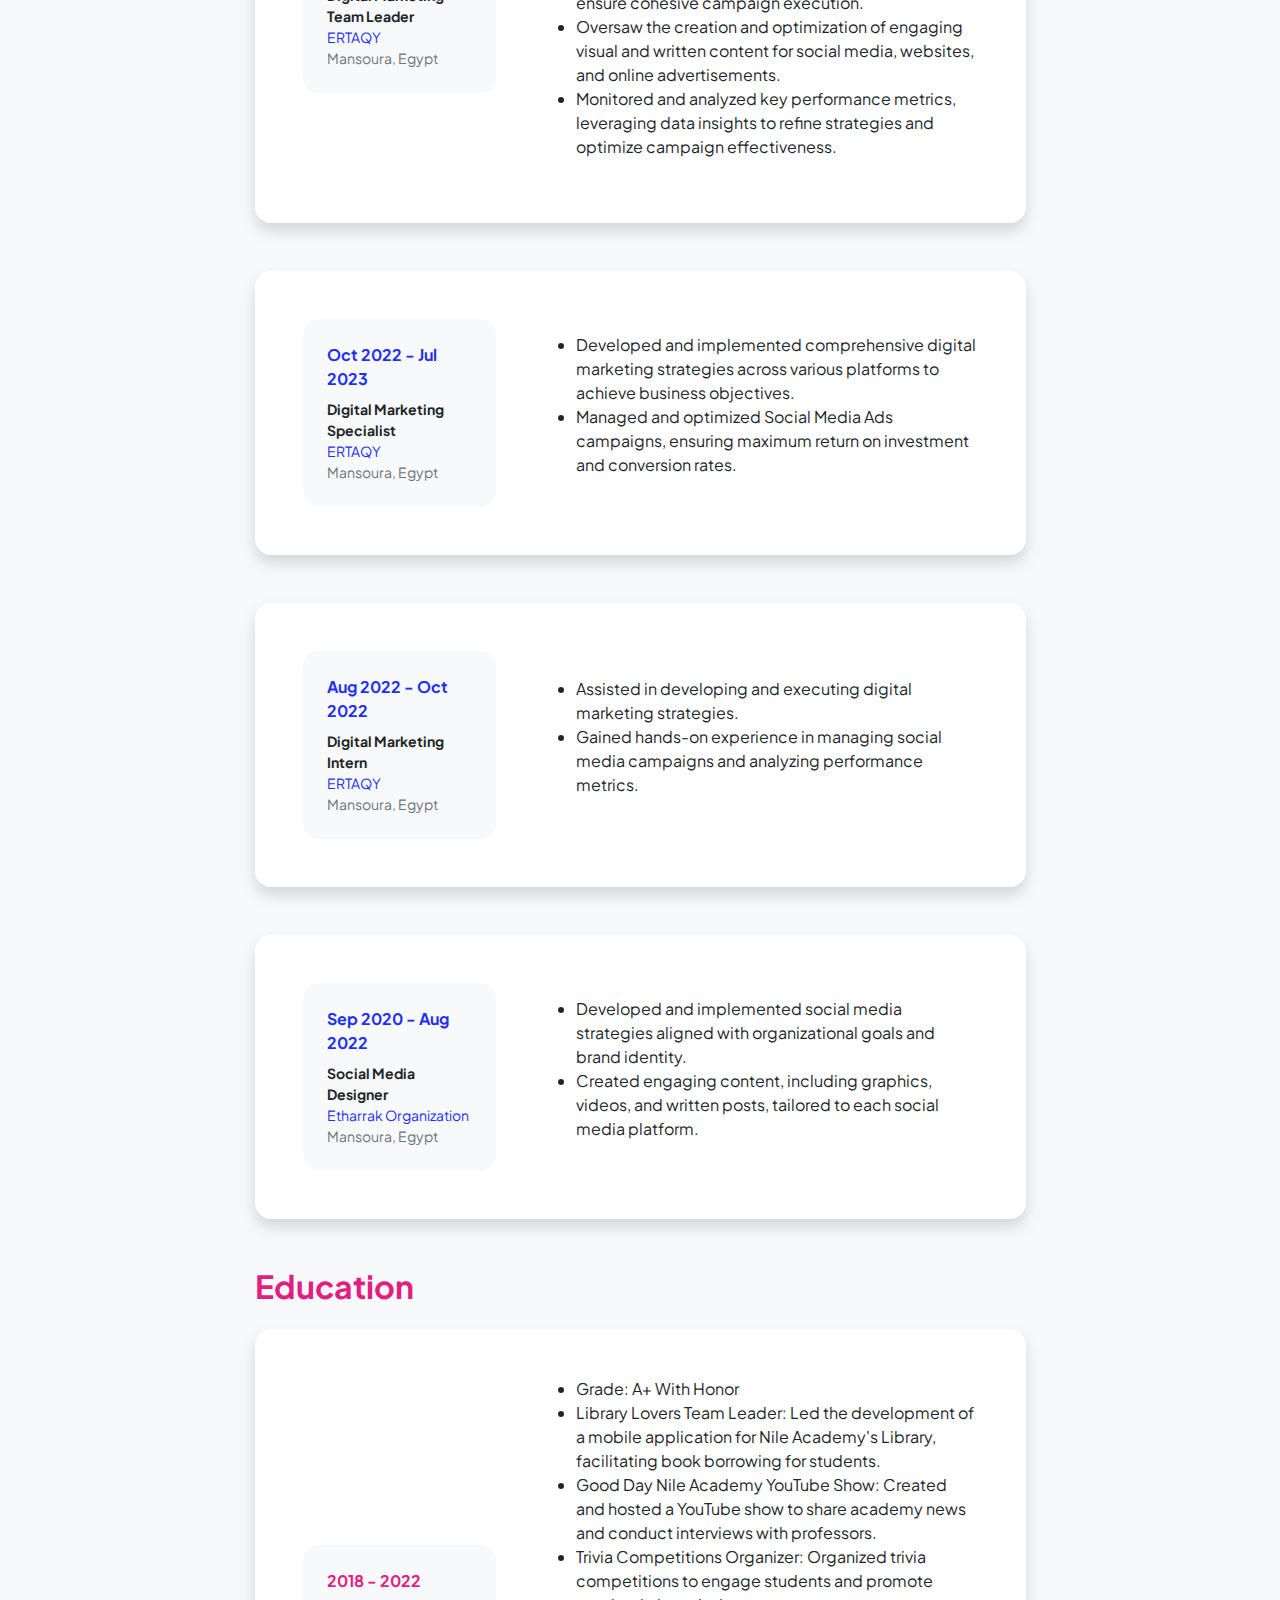
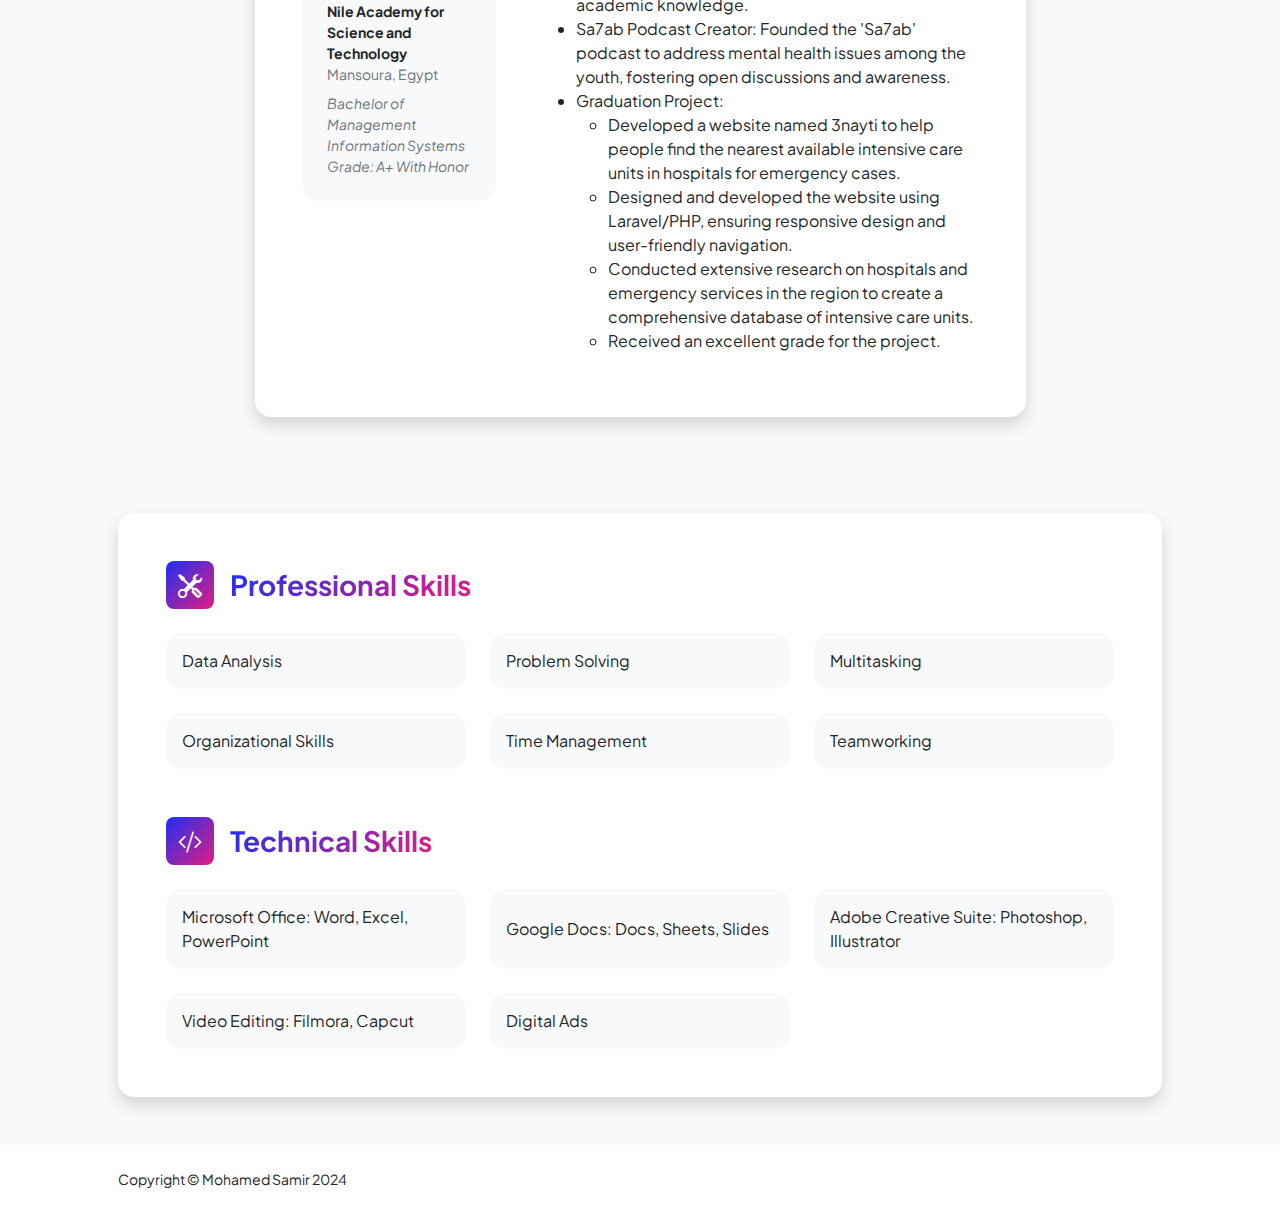
<file: resume.html>
<!DOCTYPE html>
<html lang="en">
    <head>
        <meta charset="utf-8" />
        <meta name="viewport" content="width=device-width, initial-scale=1, shrink-to-fit=no" />
        <meta name="description" content="" />
        <meta name="author" content="" />
        <title>Mohamed Samir</title>
        <!-- Favicon-->
        <link rel="icon" type="image/x-icon" href="assets/favicon.ico" />
        <!-- Custom Google font-->
        <link rel="preconnect" href="https://fonts.googleapis.com" />
        <link rel="preconnect" href="https://fonts.gstatic.com" crossorigin />
        <link href="https://fonts.googleapis.com/css2?family=Plus+Jakarta+Sans:wght@100;200;300;400;500;600;700;800;900&amp;display=swap" rel="stylesheet" />
        <!-- Bootstrap icons-->
        <link href="https://cdn.jsdelivr.net/npm/bootstrap-icons@1.8.1/font/bootstrap-icons.css" rel="stylesheet" />
        <!-- Core theme CSS (includes Bootstrap)-->
        <link href="css/styles.css" rel="stylesheet" />
    </head>
    <body class="d-flex flex-column h-100 bg-light">
        <main class="flex-shrink-0">
            <!-- Navigation-->
            <nav class="navbar navbar-expand-lg navbar-light bg-white py-3">
                <div class="container px-5">
                    <a class="navbar-brand" href="index.html"><span class="fw-bolder text-primary">Mohamed Samir</span></a>
                    <button class="navbar-toggler" type="button" data-bs-toggle="collapse" data-bs-target="#navbarSupportedContent" aria-controls="navbarSupportedContent" aria-expanded="false" aria-label="Toggle navigation"><span class="navbar-toggler-icon"></span></button>
                    <div class="collapse navbar-collapse" id="navbarSupportedContent">
                        <ul class="navbar-nav ms-auto mb-2 mb-lg-0 small fw-bolder">
                            <li class="nav-item"><a class="nav-link" href="index.html">Home</a></li>
                            <li class="nav-item"><a class="nav-link" href="resume.html">Resume</a></li>
                            <li class="nav-item"><a class="nav-link" href="projects.html">Projects</a></li>
                            <li class="nav-item"><a class="nav-link" href="contact.html">Contact</a></li>
                        </ul>
                    </div>
                </div>
            </nav>
            <!-- Page Content-->
            <div class="container px-5 my-5">
                <div class="text-center mb-5">
                    <h1 class="display-5 fw-bolder mb-0"><span class="text-gradient d-inline">Resume</span></h1>
                </div>
                <div class="row gx-5 justify-content-center">
                    <div class="col-lg-11 col-xl-9 col-xxl-8">
                        <!-- Experience Section-->
                        <section>
                            <div class="d-flex flex-column flex-md-row align-items-center justify-content-between mb-4">
                                <h2 class="text-primary fw-bolder mb-4 mb-md-0">Experience</h2>
                                <!-- Download resume button-->
                                <!-- Note: Set the link href target to a PDF file within your project-->
                                <a class="btn btn-primary px-4 py-3" href="https://drive.google.com/file/d/1r6u3ACVxq1yohVs-2oR81bXAXfcyEYap/view?usp=sharing">
                                    <div class="d-inline-block bi bi-download me-2"></div>
                                    Download Resume
                                </a>
                            </div>
                            <!-- Experience Card 1-->
                            
<!-- Associate Performance Media | Merkle -->
<div class="card shadow border-0 rounded-4 mb-5">
    <div class="card-body p-4 p-md-5">
        <div class="row align-items-center gx-5">
            <div class="col text-center text-lg-start mb-4 mb-lg-0">
                <div class="bg-light p-4 rounded-4">
                    <div class="text-primary fw-bolder mb-2">July 2024 - Present</div>
                    <div class="small fw-bolder">Associate Performance Media</div>
                    <div class="small text-muted"><a href="https://www.merkle.com/" target="_blank">Merkle</a></div>
                    <div class="small text-muted">Maadi, Cairo, Egypt</div>
                </div>
            </div>
            <div class="col-lg-8 things-done">
                <div>
                    <ul>
                        <li>Managing and optimizing paid media campaigns across various digital platforms to drive performance and ROI.</li>
                        <li>Conducting in-depth data analysis to enhance campaign targeting and efficiency.</li>
                        <li>Collaborating with cross-functional teams to align digital strategy with business objectives.</li>
                        <li>Implementing A/B testing and performance tracking to continuously improve campaign outcomes.</li>
                        <li>Staying ahead of industry trends and innovations to enhance digital marketing strategies.</li>
                    </ul>
                </div>
            </div>
        </div>
    </div>
</div>
                            
                            <!-- Media Buyer | Soft Talents LLC -->
<div class="card shadow border-0 rounded-4 mb-5">
    <div class="card-body p-4 p-md-5">
        <div class="row align-items-center gx-5">
            <div class="col text-center text-lg-start mb-4 mb-lg-0">
                <div class="bg-light p-4 rounded-4">
                    <div class="text-primary fw-bolder mb-2">Dec 2023 - July 2024</div>
                    <div class="small fw-bolder">Media Buyer</div>
                    <div class="small text-muted"><a href="https://www.softtalents.com/" target="_blank">Soft Talents LLC</a></div>                    <div class="small text-muted">Mansoura, Egypt</div>
                </div>
            </div>
            <div class="col-lg-8 things-done">
                <div>
                    <ul>
                        <li>Collaborate with a team to research, plan, negotiate, and execute media buys across various channels and formats.</li>
                        <li>Ensure optimal reach, frequency, and ROI for client campaigns by leveraging a strong background in graphic design and digital marketing.</li>
                    </ul>
                </div>
            </div>
        </div>
    </div>
</div>
                            
<!-- Digital Marketing Specialist | COREations -->
<div class="card shadow border-0 rounded-4 mb-5">
    <div class="card-body p-4 p-md-5">
        <div class="row align-items-center gx-5">
            <div class="col text-center text-lg-start mb-4 mb-lg-0">
                <div class="bg-light p-4 rounded-4">
                    <div class="text-primary fw-bolder mb-2">Sep 2023 - Dec 2023</div>
                    <div class="small fw-bolder">Digital Marketing Specialist</div>
                    <div class="small text-muted"><a href="https://www.coreations.com/" target="_blank">COREations</a></div>
                    <div class="small text-muted">Mansoura, Egypt</div>
                </div>
            </div>
            <div class="col-lg-8 things-done">
                <div>
                    <ul>
                        <li>Developed and implemented digital marketing strategies to achieve business objectives for clients.</li>
                        <li>Managed and optimized Social Media Ads campaigns to maximize ROI and conversion rates.</li>
                    </ul>
                </div>
            </div>
        </div>
    </div>
</div>
<!-- Digital Marketing Team Leader | ERTAQY -->
<div class="card shadow border-0 rounded-4 mb-5">
    <div class="card-body p-4 p-md-5">
        <div class="row align-items-center gx-5">
            <div class="col text-center text-lg-start mb-4 mb-lg-0">
                <div class="bg-light p-4 rounded-4">
                    <div class="text-primary fw-bolder mb-2">Jul 2023 - Sep 2023</div>
                    <div class="small fw-bolder">Digital Marketing Team Leader</div>
                    <div class="small text-muted"><a href="https://ertaqy.com/" target="_blank">ERTAQY</a></div>
                    <div class="small text-muted">Mansoura, Egypt</div>
                </div>
            </div>
            <div class="col-lg-8 things-done">
                <div>
                    <ul>
                        <li>Led and managed a team of digital marketing specialists, fostering a collaborative and innovative work environment.</li>
                        <li>Developed and executed comprehensive digital marketing strategies aligned with client goals, driving brand awareness and engagement.</li>
                        <li>Collaborated closely with cross-functional teams to ensure cohesive campaign execution.</li>
                        <li>Oversaw the creation and optimization of engaging visual and written content for social media, websites, and online advertisements.</li>
                        <li>Monitored and analyzed key performance metrics, leveraging data insights to refine strategies and optimize campaign effectiveness.</li>
                    </ul>
                </div>
            </div>
        </div>
    </div>
</div>

<!-- Digital Marketing Specialist | ERTAQY -->
<div class="card shadow border-0 rounded-4 mb-5">
    <div class="card-body p-4 p-md-5">
        <div class="row align-items-center gx-5">
            <div class="col text-center text-lg-start mb-4 mb-lg-0">
                <div class="bg-light p-4 rounded-4">
                    <div class="text-primary fw-bolder mb-2">Oct 2022 - Jul 2023</div>
                    <div class="small fw-bolder">Digital Marketing Specialist</div>
                    <div class="small text-muted"><a href="https://ertaqy.com/" target="_blank">ERTAQY</a></div>
                    <div class="small text-muted">Mansoura, Egypt</div>
                </div>
            </div>
            <div class="col-lg-8 things-done">
                <div>
                    <ul>
                        <li>Developed and implemented comprehensive digital marketing strategies across various platforms to achieve business objectives.</li>
                        <li>Managed and optimized Social Media Ads campaigns, ensuring maximum return on investment and conversion rates.</li>
                    </ul>
                </div>
            </div>
        </div>
    </div>
</div>

<!-- Digital Marketing Intern | ERTAQY -->
<div class="card shadow border-0 rounded-4 mb-5">
    <div class="card-body p-4 p-md-5">
        <div class="row align-items-center gx-5">
            <div class="col text-center text-lg-start mb-4 mb-lg-0">
                <div class="bg-light p-4 rounded-4">
                    <div class="text-primary fw-bolder mb-2">Aug 2022 - Oct 2022</div>
                    <div class="small fw-bolder">Digital Marketing Intern</div>
                    <div class="small text-muted"><a href="https://ertaqy.com/" target="_blank">ERTAQY</a></div>
                    <div class="small text-muted">Mansoura, Egypt</div>
                </div>
            </div>
            <div class="col-lg-8 things-done">
                <div>
                    <ul>
                        <li>Assisted in developing and executing digital marketing strategies.</li>
                        <li>Gained hands-on experience in managing social media campaigns and analyzing performance metrics.</li>
                    </ul>
                </div>
            </div>
        </div>
    </div>
</div>

<!-- Social Media Designer | Etharrak Organization -->
<div class="card shadow border-0 rounded-4 mb-5">
    <div class="card-body p-4 p-md-5">
        <div class="row align-items-center gx-5">
            <div class="col text-center text-lg-start mb-4 mb-lg-0">
                <div class="bg-light p-4 rounded-4">
                    <div class="text-primary fw-bolder mb-2">Sep 2020 - Aug 2022</div>
                    <div class="small fw-bolder">Social Media Designer</div>
                    <div class="small text-muted"><a href="https://www.instagram.com/etharrak.eg/" target="_blank">Etharrak Organization</a></div>
                    <div class="small text-muted">Mansoura, Egypt</div>
                </div>
            </div>
            <div class="col-lg-8 things-done">
                <div>
                    <ul>
                        <li>Developed and implemented social media strategies aligned with organizational goals and brand identity.</li>
                        <li>Created engaging content, including graphics, videos, and written posts, tailored to each social media platform.</li>
                    </ul>
                </div>
            </div>
        </div>
    </div>
</div>

                        </section>
                        <!-- Education Section -->
<section>
    <h2 class="text-secondary fw-bolder mb-4">Education</h2>
    <!-- Education Card -->
    <div class="card shadow border-0 rounded-4 mb-5">
        <div class="card-body p-4 p-md-5">
            <div class="row align-items-center gx-5">
                <div class="col text-center text-lg-start mb-4 mb-lg-0">
                    <div class="bg-light p-4 rounded-4">
                        <div class="text-secondary fw-bolder mb-2">2018 - 2022</div>
                        <div class="mb-2">
                            <div class="small fw-bolder">Nile Academy for Science and Technology</div>
                            <div class="small text-muted">Mansoura, Egypt</div>
                        </div>
                        <div class="fst-italic">
                            <div class="small text-muted">Bachelor of Management Information Systems</div>
                            <div class="small text-muted">Grade: A+ With Honor</div>
                        </div>
                    </div>
                </div>
                <div class="col-lg-8 things-done">
                    <ul>
                        <li>Grade: A+ With Honor</li>
                        <li>Library Lovers Team Leader: Led the development of a mobile application for Nile Academy's Library, facilitating book borrowing for students.</li>
                        <li>Good Day Nile Academy YouTube Show: Created and hosted a YouTube show to share academy news and conduct interviews with professors.</li>
                        <li>Trivia Competitions Organizer: Organized trivia competitions to engage students and promote academic knowledge.</li>
                        <li>Sa7ab Podcast Creator: Founded the 'Sa7ab' podcast to address mental health issues among the youth, fostering open discussions and awareness.</li>
                        <li>Graduation Project:
                            <ul>
                                <li>Developed a website named 3nayti to help people find the nearest available intensive care units in hospitals for emergency cases.</li>
                                <li>Designed and developed the website using Laravel/PHP, ensuring responsive design and user-friendly navigation.</li>
                                <li>Conducted extensive research on hospitals and emergency services in the region to create a comprehensive database of intensive care units.</li>
                                <li>Received an excellent grade for the project.</li>
                            </ul>
                        </li>
                    </ul>
                </div>
                
                    </div>
                </div>
            </div>
        </div>
    </div>
</section>

                            <!-- Education Card 2
                            <div class="card shadow border-0 rounded-4 mb-5">
                                <div class="card-body p-5">
                                    <div class="row align-items-center gx-5">
                                        <div class="col text-center text-lg-start mb-4 mb-lg-0">
                                            <div class="bg-light p-4 rounded-4">
                                                <div class="text-secondary fw-bolder mb-2">2011 - 2015</div>
                                                <div class="mb-2">
                                                    <div class="small fw-bolder">ULA</div>
                                                    <div class="small text-muted">Los Angeles, CA</div>
                                                </div>
                                                <div class="fst-italic">
                                                    <div class="small text-muted">Undergraduate</div>
                                                    <div class="small text-muted">Computer Science</div>
                                                </div>
                                            </div>
                                        </div>
                                        <div class="col-lg-8"><div>Lorem ipsum dolor sit amet consectetur adipisicing elit. Delectus laudantium, voluptatem quis repellendus eaque sit animi illo ipsam amet officiis corporis sed aliquam non voluptate corrupti excepturi maxime porro fuga.</div></div>
                                    </div>
                                </div>
                            </div>-->
                        </section>
                        <!-- Divider-->
                        <div class="pb-5"></div>
                        <!-- Skills Section-->
                        <section>
                            <!-- Skillset Card-->
                            <div class="card shadow border-0 rounded-4 mb-5">
                                <div class="card-body p-4 p-md-5">
                                    <!-- Professional Skills Card -->
<!-- Professional Skills Card -->
<div class="mb-5">
    <div class="d-flex align-items-center mb-4">
        <div class="feature bg-primary bg-gradient-primary-to-secondary text-white rounded-3 me-3"><i class="bi bi-tools"></i></div>
        <h3 class="fw-bolder mb-0"><span class="text-gradient d-inline">Professional Skills</span></h3>
    </div>
    <div class="row row-cols-1 row-cols-md-3 mb-4">
        <div class="col mb-4 mb-md-0"><div class="d-flex align-items-center bg-light rounded-4 p-3 h-100">Data Analysis</div></div>
        <div class="col mb-4 mb-md-0"><div class="d-flex align-items-center bg-light rounded-4 p-3 h-100">Problem Solving</div></div>
        <div class="col"><div class="d-flex align-items-center bg-light rounded-4 p-3 h-100">Multitasking</div></div>
    </div>
    <div class="row row-cols-1 row-cols-md-3">
        <div class="col mb-4 mb-md-0"><div class="d-flex align-items-center bg-light rounded-4 p-3 h-100">Organizational Skills</div></div>
        <div class="col mb-4 mb-md-0"><div class="d-flex align-items-center bg-light rounded-4 p-3 h-100">Time Management</div></div>
        <div class="col"><div class="d-flex align-items-center bg-light rounded-4 p-3 h-100">Teamworking</div></div>
    </div>
</div>

<!-- Technical Skills Card -->
<div class="mb-0">
    <div class="d-flex align-items-center mb-4">
        <div class="feature bg-primary bg-gradient-primary-to-secondary text-white rounded-3 me-3"><i class="bi bi-code-slash"></i></div>
        <h3 class="fw-bolder mb-0"><span class="text-gradient d-inline">Technical Skills</span></h3>
    </div>
    <div class="row row-cols-1 row-cols-md-3 mb-4">
        <div class="col mb-4 mb-md-0"><div class="d-flex align-items-center bg-light rounded-4 p-3 h-100">Microsoft Office: Word, Excel, PowerPoint</div></div>
        <div class="col mb-4 mb-md-0"><div class="d-flex align-items-center bg-light rounded-4 p-3 h-100">Google Docs: Docs, Sheets, Slides</div></div>
        <div class="col"><div class="d-flex align-items-center bg-light rounded-4 p-3 h-100">Adobe Creative Suite: Photoshop, Illustrator</div></div>
    </div>
    <div class="row row-cols-1 row-cols-md-3">
        <div class="col mb-4 mb-md-0"><div class="d-flex align-items-center bg-light rounded-4 p-3 h-100">Video Editing: Filmora, Capcut</div></div>
        <div class="col mb-4 mb-md-0"><div class="d-flex align-items-center bg-light rounded-4 p-3 h-100">Digital Ads</div></div>

    </div>
</div>


                        </section>
                    </div>
                </div>
            </div>
        </main>
        <!-- Footer-->
        <footer class="bg-white py-4 mt-auto">
            <div class="container px-5">
                <div class="row align-items-center justify-content-between flex-column flex-sm-row">
                    <div class="col-auto"><div class="small m-0">Copyright &copy; Mohamed Samir 2024</div></div>
                    <!--<div class="col-auto">
                        <a class="small" href="#!">Privacy</a>
                        <span class="mx-1">&middot;</span>
                        <a class="small" href="#!">Terms</a>
                        <span class="mx-1">&middot;</span>
                        <a class="small" href="#!">Contact</a>
                    </div>-->
                </div>
            </div>
        </footer>
        <!-- Bootstrap core JS-->
        <script src="https://cdn.jsdelivr.net/npm/bootstrap@5.2.3/dist/js/bootstrap.bundle.min.js"></script>
        <!-- Core theme JS-->
        <script src="js/scripts.js"></script>
    </body>
</html>
</file>
